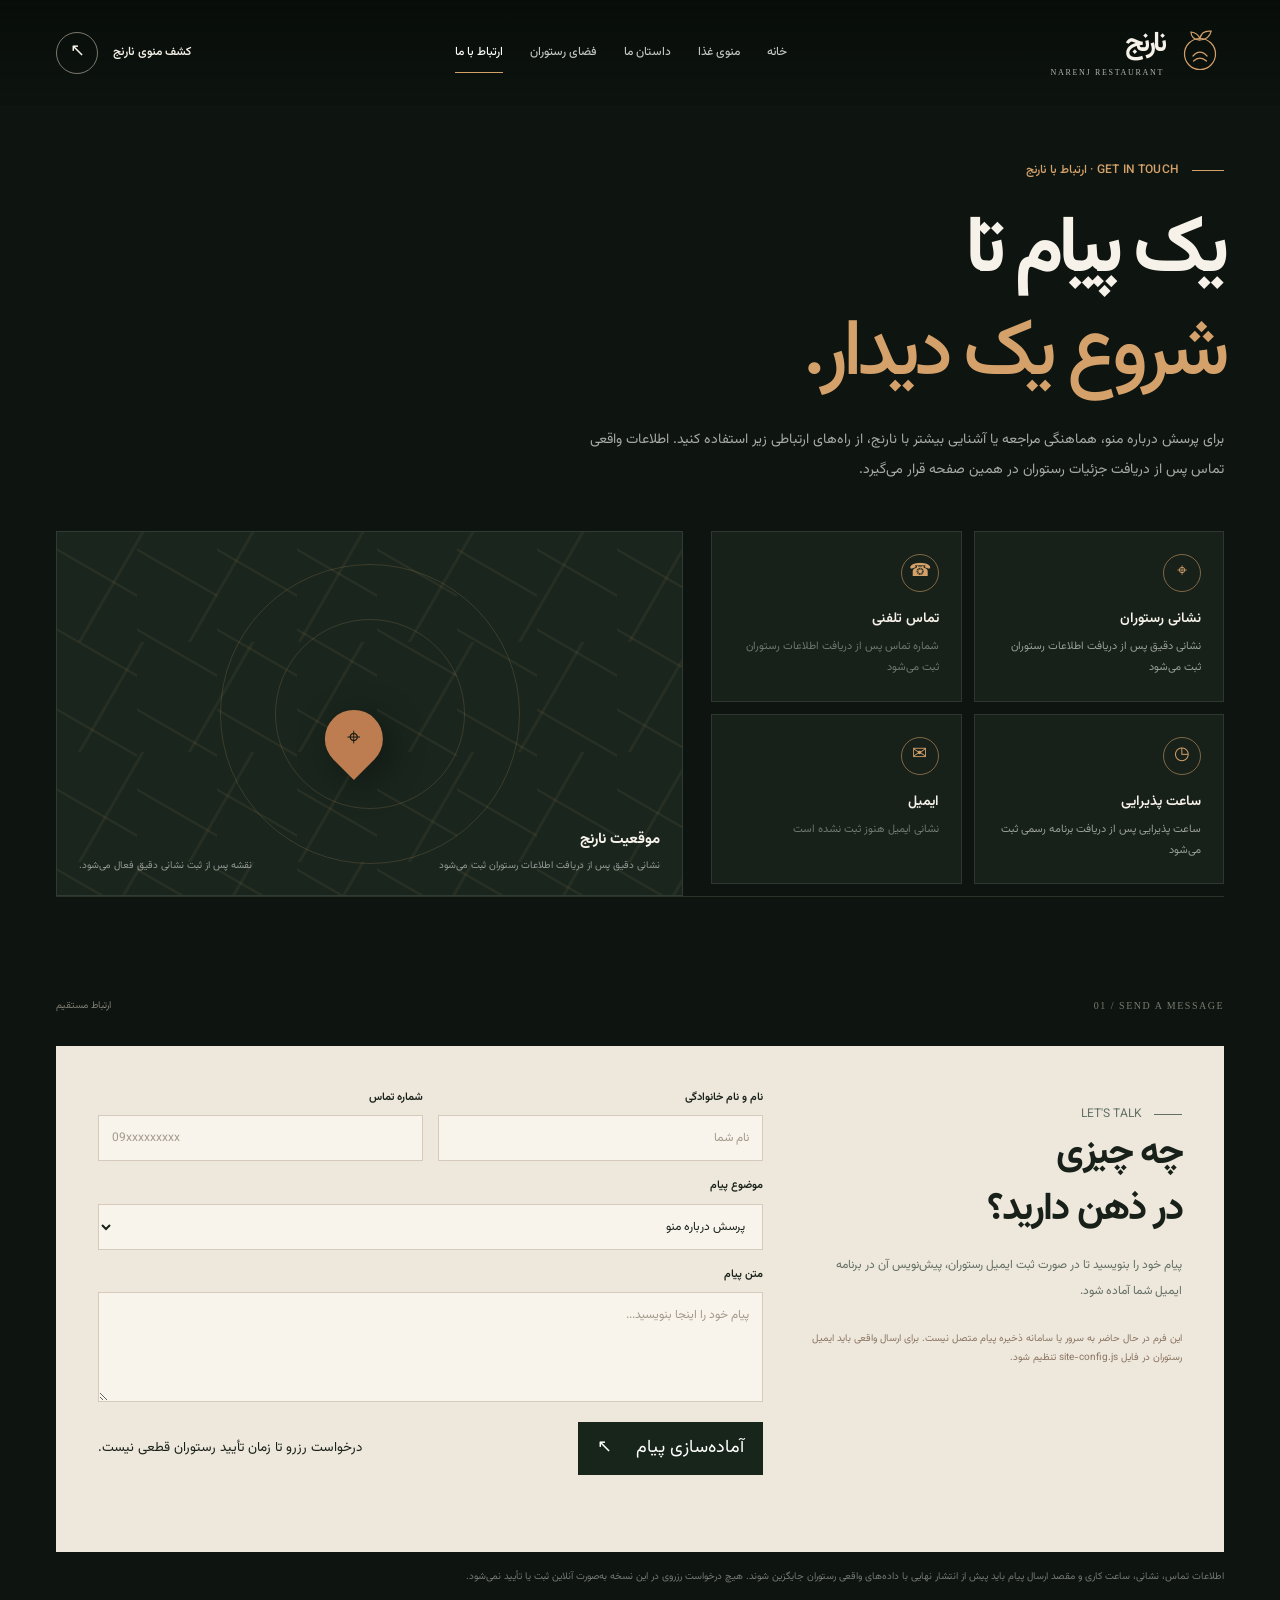
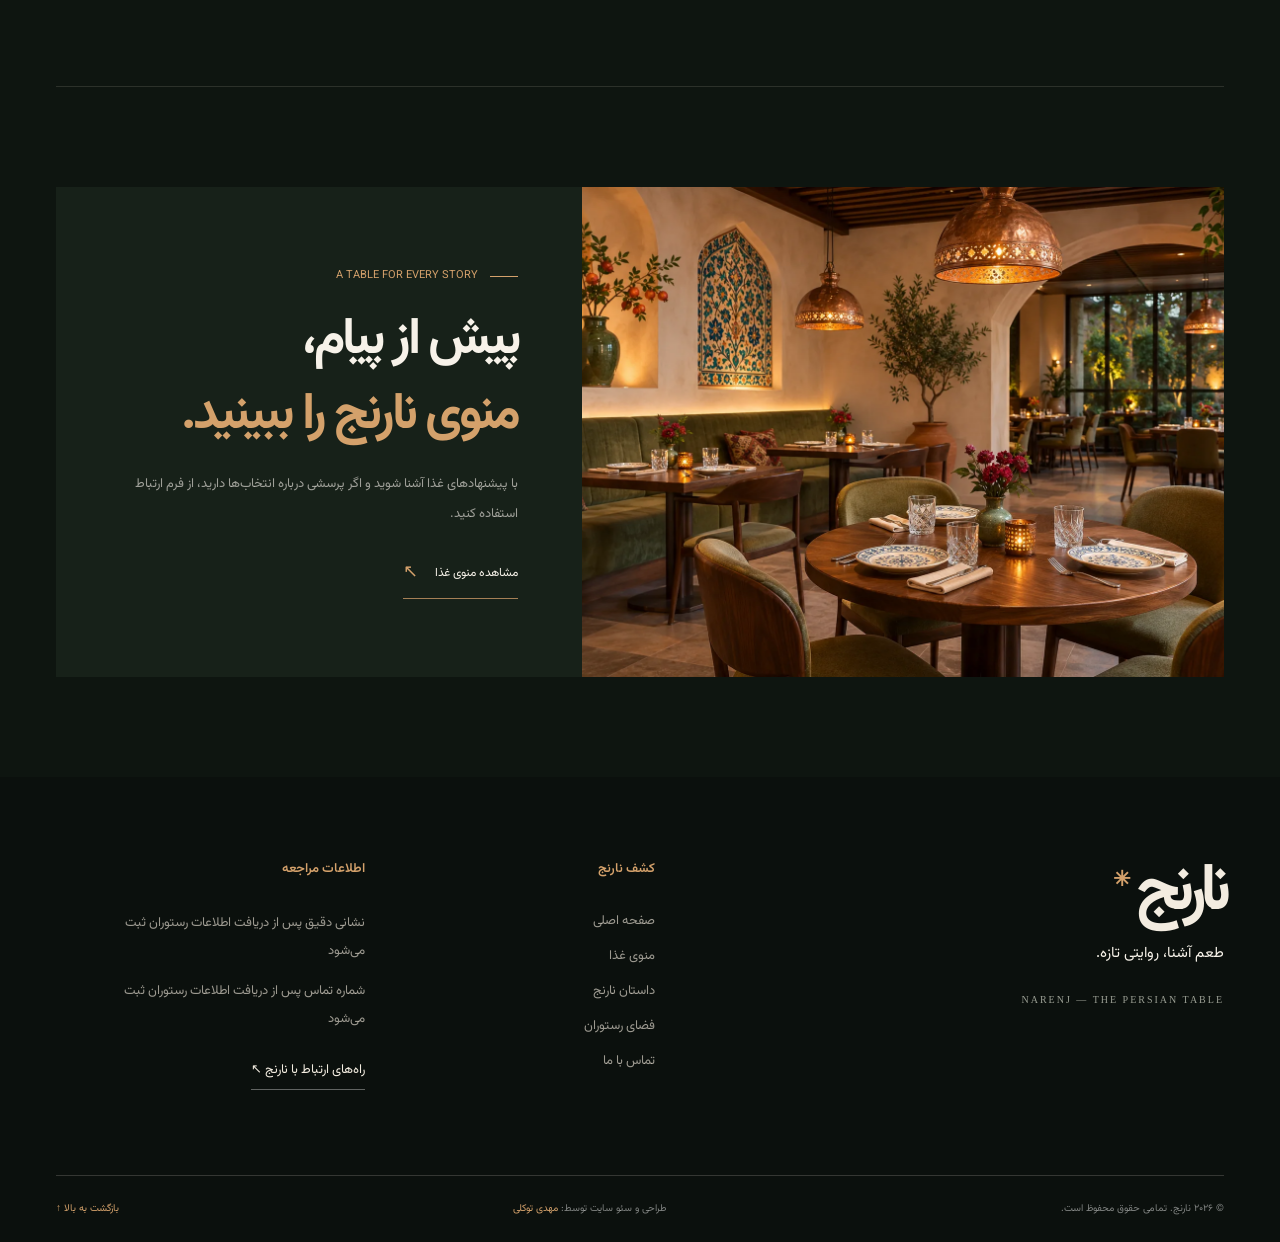
<file: contact.html>
<!doctype html>
<html lang="fa-IR" dir="rtl"><head><meta charset="utf-8"><meta name="viewport" content="width=device-width, initial-scale=1"><meta name="theme-color" content="#0b100d"><meta name="description" content="راه‌های ارتباط با رستوران نارنج، اطلاعات مراجعه و فرم آماده‌سازی پیام. نشانی و اطلاعات تماس پس از دریافت جزئیات واقعی تکمیل می‌شوند."><link rel="canonical" href="https://mahdi-1949.github.io/narenj-restaurant-site/contact.html"><meta property="og:type" content="website"><meta property="og:locale" content="fa_IR"><meta property="og:title" content="تماس با ما | رستوران نارنج"><meta property="og:description" content="راه‌های ارتباط و اطلاعات مراجعه به رستوران نارنج."><meta property="og:url" content="https://mahdi-1949.github.io/narenj-restaurant-site/contact.html"><meta property="og:image" content="https://images.unsplash.com/photo-1517248135467-4c7edcad34c4?auto=format&fit=crop&w=1200&q=85"><meta property="og:image:alt" content="تماس با ما | رستوران نارنج"><meta name="twitter:card" content="summary_large_image"><link rel="icon" href="assets/favicon.svg" type="image/svg+xml"><link rel="preconnect" href="https://images.unsplash.com" crossorigin><link rel="preload" href="assets/fonts/vazirmatn-variable.woff2" as="font" type="font/woff2" crossorigin><link rel="stylesheet" href="home.css?v=2"><link rel="stylesheet" href="inner.css?v=1"><script src="site-config.js?v=1" defer></script><script src="home.js?v=2" defer></script><script src="inner.js?v=1" defer></script><title>تماس با ما | رستوران نارنج</title></head>
<body class="inner-page">
<a class="skip-link" href="#main">رفتن به محتوای اصلی</a><div class="reading-progress" aria-hidden="true"></div>
<header class="site-header" id="site-header"><div class="header-inner"><a class="brand" href="index.html" aria-label="نارنج، صفحه اصلی"><span class="brand-icon" aria-hidden="true"><svg viewBox="0 0 48 48" fill="none"><circle cx="24" cy="25" r="15.5" stroke="currentColor" stroke-width="1.2"/><path d="M24 9c1.5-5.8 5.6-7.5 11.2-6.8-1.3 5.2-4.8 8.5-10.8 8.8M24 10c-1.4-4.3-4.5-6.6-9-7 0 4.6 2.6 7.5 8.5 8.2M17 27c4.4-5.3 9.5-5.2 14 0M17.5 32c4-3.6 8.8-3.6 13 0" stroke="currentColor" stroke-width="1.2" stroke-linecap="round"/></svg></span><span class="brand-type"><strong>نارنج</strong><small>NARENJ RESTAURANT</small></span></a><nav class="main-nav" id="primary-nav" aria-label="ناوبری اصلی"><a href="index.html">خانه</a><a href="menu.html">منوی غذا</a><a href="story.html">داستان ما</a><a href="space.html">فضای رستوران</a><a href="contact.html" aria-current="page" class="nav-current">ارتباط با ما</a><a class="mobile-nav-link" href="menu.html">کشف منو <span aria-hidden="true">↖</span></a></nav><a class="header-link" href="menu.html"><span>کشف منوی نارنج</span><span class="arrow-circle" aria-hidden="true">↖</span></a><button class="menu-toggle" type="button" aria-label="باز کردن منو" aria-controls="primary-nav" aria-expanded="false"><span></span><span></span></button></div></header>

<main id="main"><section class="shell">
<div class="contact-heading" data-reveal><p class="eyebrow"><span class="line"></span>GET IN TOUCH · ارتباط با نارنج</p><h1>یک پیام تا<br><em>شروع یک دیدار.</em></h1><p>برای پرسش درباره منو، هماهنگی مراجعه یا آشنایی بیشتر با نارنج، از راه‌های ارتباطی زیر استفاده کنید. اطلاعات واقعی تماس پس از دریافت جزئیات رستوران در همین صفحه قرار می‌گیرد.</p></div>
<div class="contact-layout">
<div class="contact-details">
<article class="contact-detail" data-reveal><span class="contact-detail-icon" aria-hidden="true">⌖</span><h2>نشانی رستوران</h2><p data-config-address>نشانی دقیق پس از دریافت اطلاعات رستوران ثبت می‌شود</p></article>
<article class="contact-detail" data-reveal><span class="contact-detail-icon" aria-hidden="true">☎</span><h2>تماس تلفنی</h2><a data-config-phone href="#" class="detail-pending">شماره تماس هنوز ثبت نشده است</a></article>
<article class="contact-detail" data-reveal><span class="contact-detail-icon" aria-hidden="true">◷</span><h2>ساعت پذیرایی</h2><p data-config-hours>ساعت پذیرایی پس از دریافت برنامه رسمی ثبت می‌شود</p></article>
<article class="contact-detail" data-reveal><span class="contact-detail-icon" aria-hidden="true">✉</span><h2>ایمیل</h2><a data-config-email href="#" class="detail-pending">ایمیل هنوز ثبت نشده است</a></article>
<div class="contact-social"><a data-config-whatsapp href="#" hidden>گفت‌وگو در واتساپ ↖</a><a data-config-instagram href="#" hidden target="_blank" rel="noopener">اینستاگرام نارنج ↖</a></div>
</div>
<div class="contact-map-panel" data-reveal aria-label="نمای گرافیکی محل رستوران؛ نقشه دقیق پس از ثبت نشانی فعال می‌شود"><div class="map-art" aria-hidden="true"></div><div class="map-pin" aria-hidden="true"><span>⌖</span></div><div class="map-caption"><div><strong>موقعیت نارنج</strong><small data-config-address>نشانی دقیق پس از دریافت اطلاعات رستوران ثبت می‌شود</small></div><a data-config-map-link href="#" hidden target="_blank" rel="noopener">مسیریابی ↖</a><small data-map-pending>نقشه پس از ثبت نشانی دقیق فعال می‌شود.</small></div></div>
</div>
</section>

<section class="inner-section shell"><div class="section-overline"><span>01 / SEND A MESSAGE</span><span>ارتباط مستقیم</span></div><div class="contact-form-wrap" style="margin-top:30px">
<div class="contact-form-intro"><p class="inner-kicker">LET'S TALK</p><h2>چه چیزی<br>در ذهن دارید؟</h2><p>پیام خود را بنویسید تا در صورت ثبت ایمیل رستوران، پیش‌نویس آن در برنامه ایمیل شما آماده شود.</p><small>این فرم در حال حاضر به سرور یا سامانه ذخیره پیام متصل نیست. برای ارسال واقعی باید ایمیل رستوران در فایل site-config.js تنظیم شود.</small></div>
<form class="contact-form" data-contact-form>
<div class="form-field"><label for="contact-name">نام و نام خانوادگی</label><input id="contact-name" name="name" type="text" autocomplete="name" placeholder="نام شما" required maxlength="80"></div>
<div class="form-field"><label for="contact-phone">شماره تماس</label><input id="contact-phone" name="phone" type="tel" autocomplete="tel" placeholder="09xxxxxxxxx" maxlength="20"></div>
<div class="form-field full"><label for="contact-topic">موضوع پیام</label><select id="contact-topic" name="topic"><option value="پرسش درباره منو">پرسش درباره منو</option><option value="درخواست رزرو میز">درخواست رزرو میز</option><option value="هماهنگی مراجعه">هماهنگی مراجعه</option><option value="سایر موارد">سایر موارد</option></select></div>
<div class="form-field full"><label for="contact-message">متن پیام</label><textarea id="contact-message" name="message" placeholder="پیام خود را اینجا بنویسید..." required maxlength="1500"></textarea></div>
<div class="form-submit"><button type="submit"><span>آماده‌سازی پیام</span><span aria-hidden="true">↖</span></button><small>درخواست رزرو تا زمان تأیید رستوران قطعی نیست.</small></div>
<p class="form-status" data-form-status role="status" aria-live="polite"></p>
</form></div>
<p class="contact-disclaimer">اطلاعات تماس، نشانی، ساعت کاری و مقصد ارسال پیام باید پیش از انتشار نهایی با داده‌های واقعی رستوران جایگزین شوند. هیچ درخواست رزروی در این نسخه به‌صورت آنلاین ثبت یا تأیید نمی‌شود.</p>
</section>

<section class="inner-section shell"><div class="split-feature"><div class="editorial-image"><img src="https://images.unsplash.com/photo-1517248135467-4c7edcad34c4?auto=format&amp;fit=crop&amp;w=1500&amp;q=85" width="1500" height="1100" loading="lazy" alt="فضای رستوران با میزهای چیده‌شده و نور گرم؛ تصویر نمایشی"></div><div class="split-feature-copy"><p class="inner-kicker">A TABLE FOR EVERY STORY</p><h2>پیش از پیام،<br><em>منوی نارنج را ببینید.</em></h2><p>با پیشنهادهای غذا آشنا شوید و اگر پرسشی درباره انتخاب‌ها دارید، از فرم ارتباط استفاده کنید.</p><a class="inner-link" href="menu.html">مشاهده منوی غذا <span>↖</span></a></div></div></section>
</main>
<footer class="site-footer"><div class="shell"><div class="footer-main"><div class="footer-brand"><a href="index.html">نارنج<span>✳</span></a><p>طعم آشنا، روایتی تازه.</p><small>NARENJ — THE PERSIAN TABLE</small></div><nav class="footer-nav" aria-label="دسترسی سریع"><h2>کشف نارنج</h2><a href="index.html">صفحه اصلی</a><a href="menu.html">منوی غذا</a><a href="story.html">داستان نارنج</a><a href="space.html">فضای رستوران</a><a href="contact.html">تماس با ما</a></nav><div class="footer-note"><h2>اطلاعات مراجعه</h2><p data-config-address>نشانی دقیق پس از دریافت اطلاعات رستوران ثبت می‌شود</p><p data-config-phone>شماره تماس پس از دریافت اطلاعات رستوران ثبت می‌شود</p><a href="contact.html">راه‌های ارتباط با نارنج <span>↖</span></a></div></div><div class="footer-bottom"><span>© <time data-year>۲۰۲۶</time> نارنج. تمامی حقوق محفوظ است.</span><span>طراحی و سئو سایت توسط: <a href="https://mahditavakoli.ir/">مهدی توکلی</a></span><a href="#main">بازگشت به بالا ↑</a></div></div></footer>
</body></html>
</file>
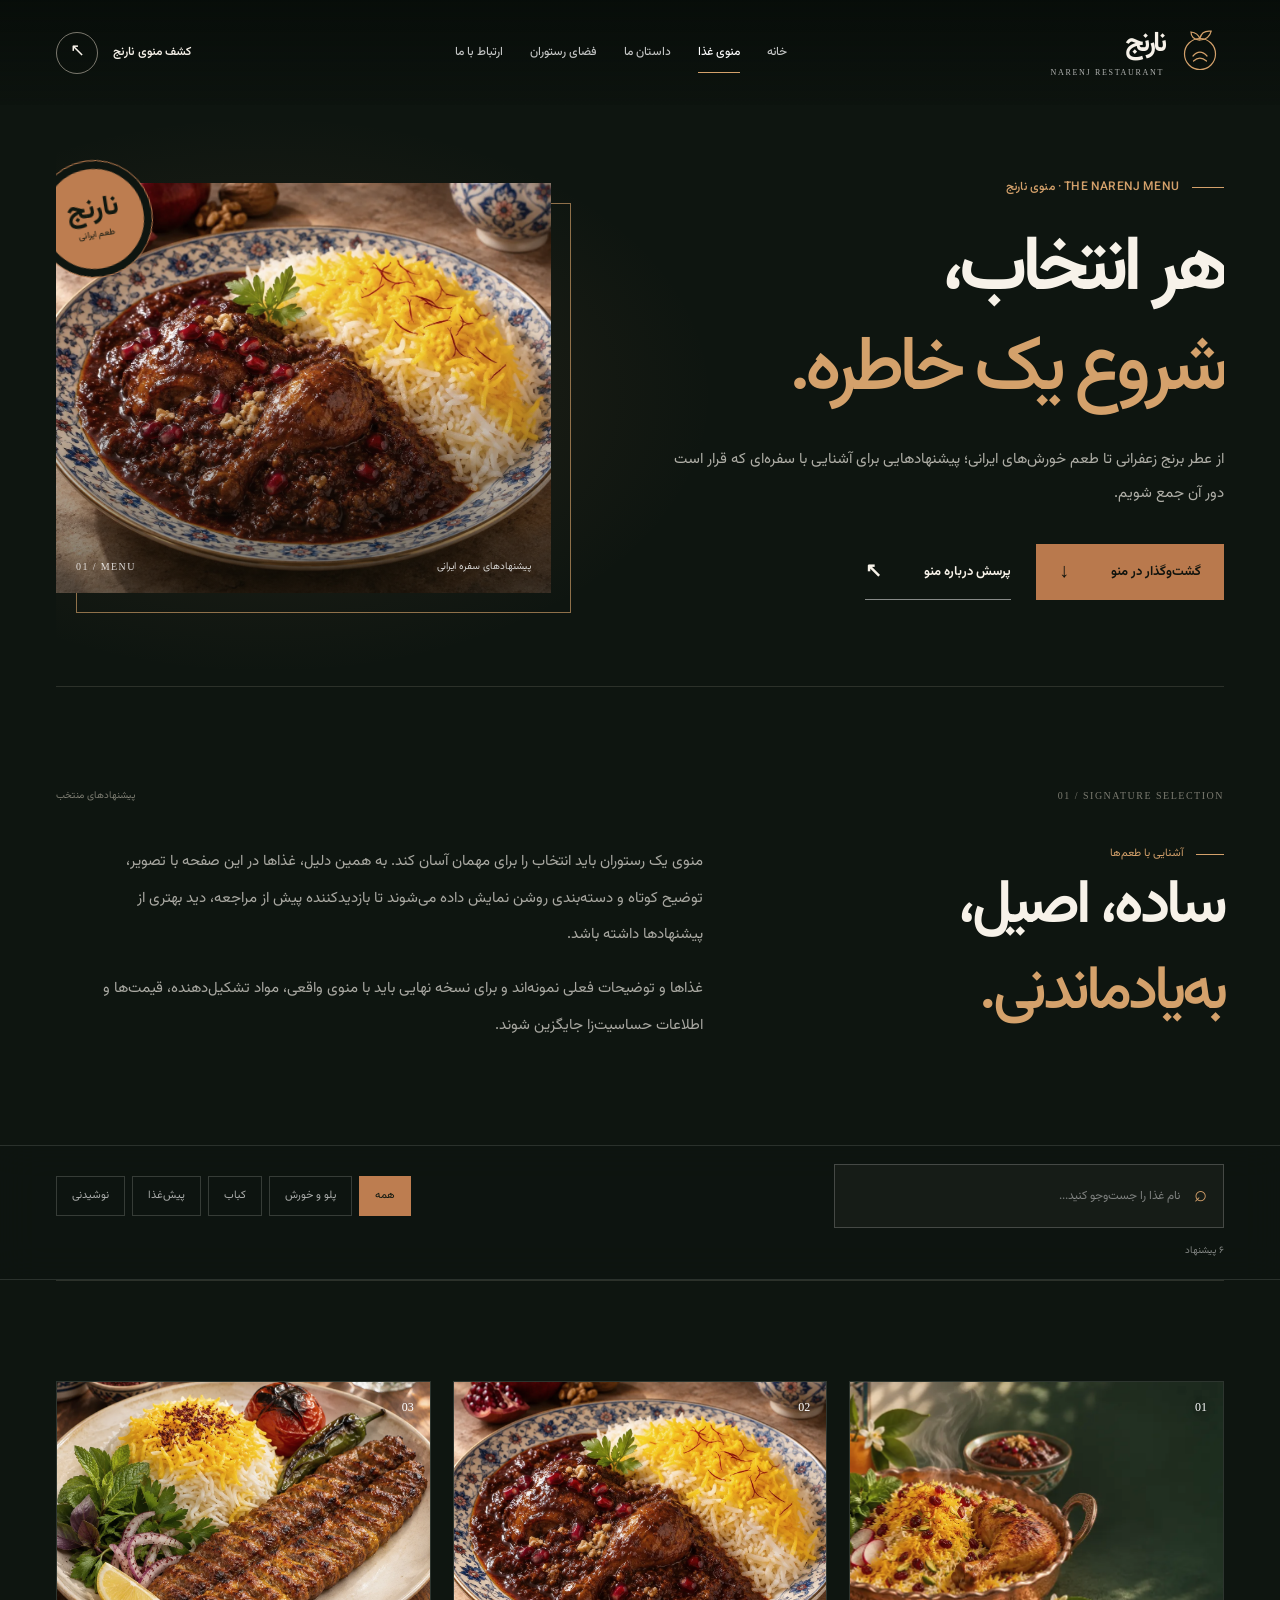
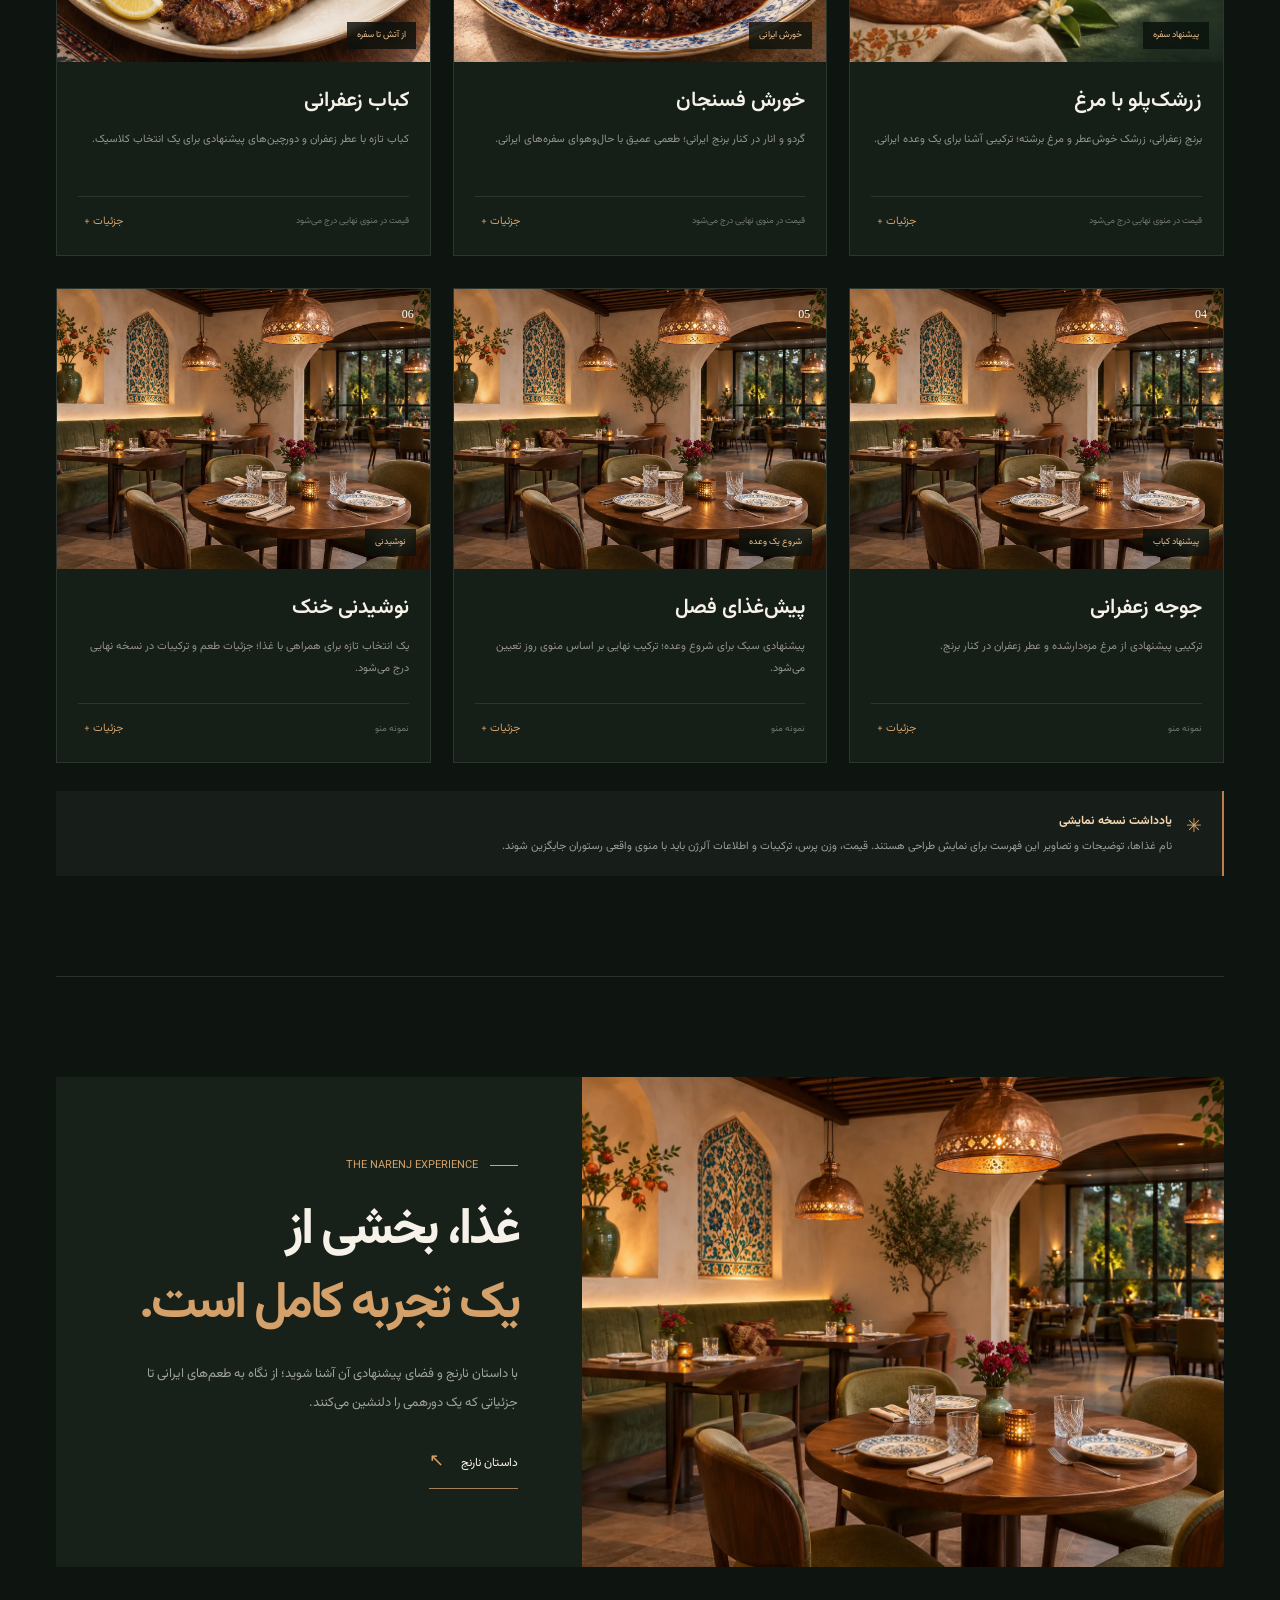
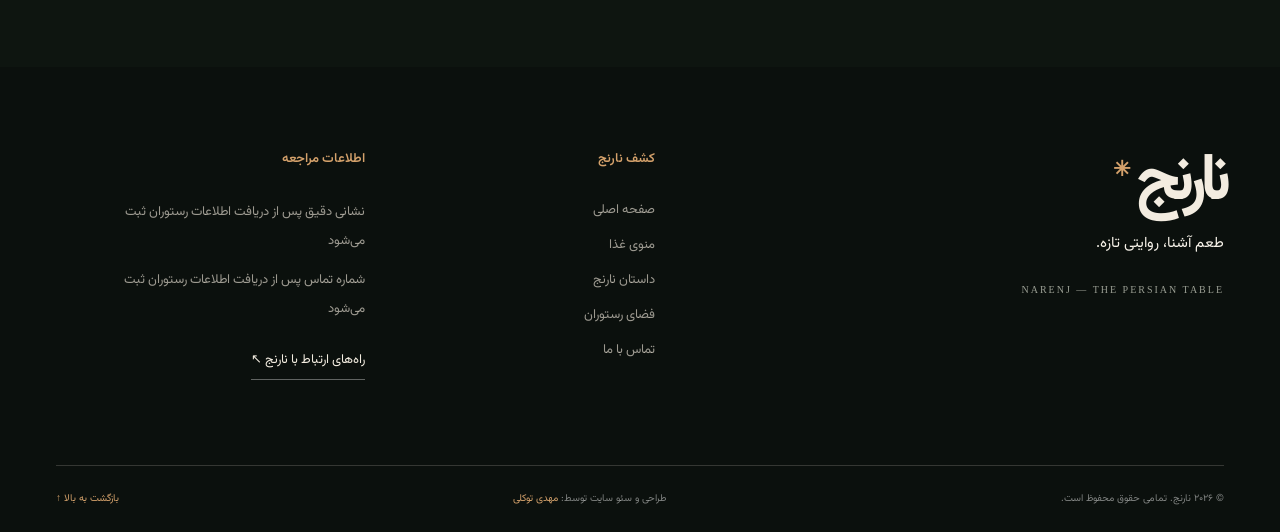
<file: menu.html>
<!doctype html>
<html lang="fa-IR" dir="rtl"><head>
<meta charset="utf-8"><meta name="viewport" content="width=device-width, initial-scale=1">
<meta name="theme-color" content="#0b100d"><meta name="description" content="منوی نمایشی نارنج با پیشنهادهای غذاهای ایرانی، جست‌وجوی سریع و دسته‌بندی تعاملی. جزئیات و قیمت‌ها باید با منوی واقعی رستوران تکمیل شوند.">
<link rel="canonical" href="https://mahdi-1949.github.io/narenj-restaurant-site/menu.html">
<meta property="og:type" content="website"><meta property="og:locale" content="fa_IR"><meta property="og:title" content="منوی غذا | رستوران نارنج"><meta property="og:description" content="منوی نمایشی نارنج با پیشنهادهای غذاهای ایرانی، جست‌وجوی سریع و دسته‌بندی تعاملی. جزئیات و قیمت‌ها باید با منوی واقعی رستوران تکمیل شوند."><meta property="og:url" content="https://mahdi-1949.github.io/narenj-restaurant-site/menu.html"><meta property="og:image" content="https://mahdi-1949.github.io/narenj-restaurant-site/assets/menu-fesenjan.webp"><meta property="og:image:alt" content="منوی غذا | رستوران نارنج"><meta name="twitter:card" content="summary_large_image">
<link rel="icon" href="assets/favicon.svg" type="image/svg+xml">
<link rel="preconnect" href="https://images.unsplash.com" crossorigin><link rel="preconnect" href="https://images.pexels.com" crossorigin>
<link rel="preload" href="assets/fonts/vazirmatn-variable.woff2" as="font" type="font/woff2" crossorigin>
<link rel="stylesheet" href="home.css?v=2"><link rel="stylesheet" href="inner.css?v=1">
<script src="site-config.js?v=1" defer></script><script src="home.js?v=2" defer></script><script src="inner.js?v=1" defer></script>
<title>منوی غذا | رستوران نارنج</title></head><body class="inner-page">
<a class="skip-link" href="#main">رفتن به محتوای اصلی</a><div class="reading-progress" aria-hidden="true"></div>
<header class="site-header" id="site-header"><div class="header-inner">
<a class="brand" href="index.html" aria-label="نارنج، صفحه اصلی"><span class="brand-icon" aria-hidden="true"><svg viewBox="0 0 48 48" fill="none"><circle cx="24" cy="25" r="15.5" stroke="currentColor" stroke-width="1.2"/><path d="M24 9c1.5-5.8 5.6-7.5 11.2-6.8-1.3 5.2-4.8 8.5-10.8 8.8M24 10c-1.4-4.3-4.5-6.6-9-7 0 4.6 2.6 7.5 8.5 8.2M17 27c4.4-5.3 9.5-5.2 14 0M17.5 32c4-3.6 8.8-3.6 13 0" stroke="currentColor" stroke-width="1.2" stroke-linecap="round"/></svg></span><span class="brand-type"><strong>نارنج</strong><small>NARENJ RESTAURANT</small></span></a>
<nav class="main-nav" id="primary-nav" aria-label="ناوبری اصلی"><a href="index.html" >خانه</a><a href="menu.html" aria-current="page" class="nav-current">منوی غذا</a><a href="story.html" >داستان ما</a><a href="space.html" >فضای رستوران</a><a href="contact.html" >ارتباط با ما</a><a class="mobile-nav-link" href="menu.html">کشف منو <span aria-hidden="true">↖</span></a></nav>
<a class="header-link" href="menu.html"><span>کشف منوی نارنج</span><span class="arrow-circle" aria-hidden="true">↖</span></a><button class="menu-toggle" type="button" aria-label="باز کردن منو" aria-controls="primary-nav" aria-expanded="false"><span></span><span></span></button>
</div></header><main id="main">
<section class="inner-hero shell" aria-labelledby="page-title"><div class="inner-hero-copy" data-reveal><p class="eyebrow"><span class="line"></span>THE NARENJ MENU · منوی نارنج</p><h1 id="page-title">هر انتخاب،<br><em>شروع یک خاطره.</em></h1><p class="inner-hero-lead">از عطر برنج زعفرانی تا طعم خورش‌های ایرانی؛ پیشنهادهایی برای آشنایی با سفره‌ای که قرار است دور آن جمع شویم.</p><div class="inner-hero-actions"><a class="action action-fill" href="#menu-catalog"><span>گشت‌وگذار در منو</span><span aria-hidden="true">↓</span></a><a class="action action-ghost" href="contact.html"><span>پرسش درباره منو</span><span aria-hidden="true">↖</span></a></div></div>
<div class="inner-hero-media" data-reveal><img src="assets/menu-fesenjan.webp" width="1200" height="1200" fetchpriority="high" alt="خورش فسنجان با انار و برنج؛ تصویر نمونه برای طراحی منو"><span class="inner-stamp"><strong>نارنج</strong><small>طعم ایرانی</small></span><div class="image-caption"><span>پیشنهادهای سفره ایرانی</span><span>01 / MENU</span></div></div></section>

<section class="inner-section shell" aria-labelledby="menu-intro-title"><div class="section-overline"><span>01 / SIGNATURE SELECTION</span><span>پیشنهادهای منتخب</span></div><div class="inner-intro-grid" style="margin-top:38px"><div><p class="inner-kicker">آشنایی با طعم‌ها</p><h2 class="inner-section-title" id="menu-intro-title">ساده، اصیل،<br><em>به‌یادماندنی.</em></h2></div><div class="inner-intro-copy"><p>منوی یک رستوران باید انتخاب را برای مهمان آسان کند. به همین دلیل، غذاها در این صفحه با تصویر، توضیح کوتاه و دسته‌بندی روشن نمایش داده می‌شوند تا بازدیدکننده پیش از مراجعه، دید بهتری از پیشنهادها داشته باشد.</p><p>غذاها و توضیحات فعلی نمونه‌اند و برای نسخه نهایی باید با منوی واقعی، مواد تشکیل‌دهنده، قیمت‌ها و اطلاعات حساسیت‌زا جایگزین شوند.</p></div></div></section>

<section class="menu-toolbar" id="menu-catalog"><div class="shell"><div class="menu-toolbar-inner"><label class="menu-search"><span aria-hidden="true">⌕</span><input type="search" data-menu-search placeholder="نام غذا را جست‌وجو کنید..." aria-label="جست‌وجو در منوی غذا"></label><nav class="menu-filters" aria-label="فیلتر دسته‌بندی"><button class="menu-filter" type="button" data-menu-filter="all" aria-pressed="true">همه</button><button class="menu-filter" type="button" data-menu-filter="rice" aria-pressed="false">پلو و خورش</button><button class="menu-filter" type="button" data-menu-filter="grill" aria-pressed="false">کباب</button><button class="menu-filter" type="button" data-menu-filter="starter" aria-pressed="false">پیش‌غذا</button><button class="menu-filter" type="button" data-menu-filter="drink" aria-pressed="false">نوشیدنی</button></nav></div><p class="menu-results" data-menu-count aria-live="polite">۶ پیشنهاد</p></div></section>

<section class="inner-section shell" aria-label="فهرست غذاها"><div class="menu-grid-premium" data-menu-browser>
<article class="menu-item" data-menu-item data-category="rice" data-reveal><div class="menu-item-image"><img src="assets/narenj-hero.webp" width="1400" height="788" loading="lazy" alt="زرشک‌پلو با مرغ؛ تصویر نمونه غذا"><span class="menu-item-number">01</span><span class="menu-item-tag">پیشنهاد سفره</span></div><div class="menu-item-copy"><h3>زرشک‌پلو با مرغ</h3><p>برنج زعفرانی، زرشک خوش‌عطر و مرغ برشته؛ ترکیبی آشنا برای یک وعده ایرانی.</p><div class="menu-item-actions"><small>قیمت در منوی نهایی درج می‌شود</small><button class="menu-detail-button" type="button" data-menu-detail data-name="زرشک‌پلو با مرغ" data-description="برنج زعفرانی در کنار زرشک و مرغ برشته. اطلاعات مواد اولیه، دورچین و قیمت باید با دستور و منوی واقعی رستوران تکمیل شود.">جزئیات +</button></div></div></article>
<article class="menu-item" data-menu-item data-category="rice" data-reveal><div class="menu-item-image"><img src="assets/menu-fesenjan.webp" width="1200" height="1200" loading="lazy" alt="خورش فسنجان؛ تصویر نمونه غذا"><span class="menu-item-number">02</span><span class="menu-item-tag">خورش ایرانی</span></div><div class="menu-item-copy"><h3>خورش فسنجان</h3><p>گردو و انار در کنار برنج ایرانی؛ طعمی عمیق با حال‌وهوای سفره‌های ایرانی.</p><div class="menu-item-actions"><small>قیمت در منوی نهایی درج می‌شود</small><button class="menu-detail-button" type="button" data-menu-detail data-name="خورش فسنجان" data-description="خورشی بر پایه گردو و انار که در کنار برنج ایرانی سرو می‌شود. نوع گوشت، میزان ترشی و مواد حساسیت‌زا باید از دستور واقعی رستوران ثبت شوند.">جزئیات +</button></div></div></article>
<article class="menu-item" data-menu-item data-category="grill" data-reveal><div class="menu-item-image"><img src="assets/menu-kebab.webp" width="1200" height="1200" loading="lazy" alt="کباب زعفرانی؛ تصویر نمونه غذا"><span class="menu-item-number">03</span><span class="menu-item-tag">از آتش تا سفره</span></div><div class="menu-item-copy"><h3>کباب زعفرانی</h3><p>کباب تازه با عطر زعفران و دورچین‌های پیشنهادی برای یک انتخاب کلاسیک.</p><div class="menu-item-actions"><small>قیمت در منوی نهایی درج می‌شود</small><button class="menu-detail-button" type="button" data-menu-detail data-name="کباب زعفرانی" data-description="کباب زعفرانی با دورچین پیشنهادی. نوع کباب، وزن پرس و مخلفات باید بر اساس منوی واقعی رستوران مشخص شوند.">جزئیات +</button></div></div></article>
<article class="menu-item" data-menu-item data-category="grill" data-reveal><div class="menu-item-image"><img src="https://images.pexels.com/photos/14731641/pexels-photo-14731641.jpeg?auto=compress&amp;cs=tinysrgb&amp;w=1100" width="1100" height="800" loading="lazy" alt="سفره کباب ایرانی با برنج و مخلفات؛ تصویر نمایشی"><span class="menu-item-number">04</span><span class="menu-item-tag">پیشنهاد کباب</span></div><div class="menu-item-copy"><h3>جوجه زعفرانی</h3><p>ترکیبی پیشنهادی از مرغ مزه‌دارشده و عطر زعفران در کنار برنج.</p><div class="menu-item-actions"><small>نمونه منو</small><button class="menu-detail-button" type="button" data-menu-detail data-name="جوجه زعفرانی" data-description="یک گزینه پیشنهادی برای نمایش منو. وزن پرس، مواد مزه‌دارکننده و قیمت باید از رستوران دریافت شود.">جزئیات +</button></div></div></article>
<article class="menu-item" data-menu-item data-category="starter" data-reveal><div class="menu-item-image"><img src="https://images.unsplash.com/photo-1547592180-85f173990554?auto=format&amp;fit=crop&amp;w=1100&amp;q=85" width="1100" height="800" loading="lazy" alt="پیش‌غذای سبزیجات و سالاد؛ تصویر نمایشی"><span class="menu-item-number">05</span><span class="menu-item-tag">شروع یک وعده</span></div><div class="menu-item-copy"><h3>پیش‌غذای فصل</h3><p>پیشنهادی سبک برای شروع وعده؛ ترکیب نهایی بر اساس منوی روز تعیین می‌شود.</p><div class="menu-item-actions"><small>نمونه منو</small><button class="menu-detail-button" type="button" data-menu-detail data-name="پیش‌غذای فصل" data-description="این عنوان نمونه‌ای برای نمایش دسته پیش‌غذاست. ترکیب، مواد اولیه و آلرژن‌ها باید پس از دریافت منوی واقعی ثبت شوند.">جزئیات +</button></div></div></article>
<article class="menu-item" data-menu-item data-category="drink" data-reveal><div class="menu-item-image"><img src="https://images.unsplash.com/photo-1513558161293-cdaf765edfd47?auto=format&amp;fit=crop&amp;w=1100&amp;q=85" width="1100" height="800" loading="lazy" alt="نوشیدنی خنک میوه‌ای؛ تصویر نمایشی"><span class="menu-item-number">06</span><span class="menu-item-tag">نوشیدنی</span></div><div class="menu-item-copy"><h3>نوشیدنی خنک</h3><p>یک انتخاب تازه برای همراهی با غذا؛ جزئیات طعم و ترکیبات در نسخه نهایی درج می‌شود.</p><div class="menu-item-actions"><small>نمونه منو</small><button class="menu-detail-button" type="button" data-menu-detail data-name="نوشیدنی خنک" data-description="یک نمونه برای نمایش دسته نوشیدنی. نوع نوشیدنی، حجم و ترکیبات باید از منوی واقعی رستوران دریافت شوند.">جزئیات +</button></div></div></article>
</div><p class="menu-empty" data-menu-empty hidden role="status">غذایی با این عبارت پیدا نشد. عبارت دیگری را امتحان کنید.</p><div class="menu-note"><span aria-hidden="true">✳</span><p><strong>یادداشت نسخه نمایشی</strong>نام غذاها، توضیحات و تصاویر این فهرست برای نمایش طراحی هستند. قیمت، وزن پرس، ترکیبات و اطلاعات آلرژن باید با منوی واقعی رستوران جایگزین شوند.</p></div></section>

<section class="inner-section shell"><div class="split-feature"><div class="editorial-image"><img src="https://images.unsplash.com/photo-1514933651103-005eec06c04b?auto=format&amp;fit=crop&amp;w=1500&amp;q=85" width="1500" height="1100" loading="lazy" alt="فضای گرم رستوران با میزهای چیده‌شده؛ تصویر نمایشی"></div><div class="split-feature-copy"><p class="inner-kicker">THE NARENJ EXPERIENCE</p><h2>غذا، بخشی از<br><em>یک تجربه کامل است.</em></h2><p>با داستان نارنج و فضای پیشنهادی آن آشنا شوید؛ از نگاه به طعم‌های ایرانی تا جزئیاتی که یک دورهمی را دلنشین می‌کنند.</p><a class="inner-link" href="story.html">داستان نارنج <span>↖</span></a></div></div></section>
</main>
<dialog class="lightbox" id="dish-dialog" aria-labelledby="dish-dialog-title"><button class="lightbox-close" type="button" data-dialog-close aria-label="بستن پنجره">×</button><div style="padding:34px"><p class="inner-kicker">DISH NOTES · جزئیات پیشنهاد</p><h2 id="dish-dialog-title" data-dialog-title style="margin-top:15px;font-size:32px">جزئیات غذا</h2><p data-dialog-description style="margin-top:15px;color:rgba(255,255,255,.68);font-size:14px;line-height:2.2"></p><p style="margin-top:18px;color:#d4a16b;font-size:10px">اطلاعات این بخش تا زمان دریافت منوی واقعی، نمونه است.</p></div></dialog>
<footer class="site-footer"><div class="shell"><div class="footer-main">
<div class="footer-brand"><a href="index.html" aria-label="بازگشت به خانه">نارنج<span>✳</span></a><p>طعم آشنا، روایتی تازه.</p><small>NARENJ — THE PERSIAN TABLE</small></div>
<nav class="footer-nav" aria-label="دسترسی سریع"><h2>کشف نارنج</h2><a href="index.html">صفحه اصلی</a><a href="menu.html">منوی غذا</a><a href="story.html">داستان نارنج</a><a href="space.html">فضای رستوران</a><a href="contact.html">تماس با ما</a></nav>
<div class="footer-note"><h2>اطلاعات مراجعه</h2><p data-config-address>نشانی دقیق پس از دریافت اطلاعات رستوران ثبت می‌شود</p><p data-config-phone>شماره تماس پس از دریافت اطلاعات رستوران ثبت می‌شود</p><a href="contact.html">راه‌های ارتباط با نارنج <span>↖</span></a></div>
</div><div class="footer-bottom"><span>© <time data-year>۲۰۲۶</time> نارنج. تمامی حقوق محفوظ است.</span><span>طراحی و سئو سایت توسط: <a href="https://mahditavakoli.ir/">مهدی توکلی</a></span><a href="#main">بازگشت به بالا ↑</a></div></div></footer></body></html>
</file>
<file: home.css>
@font-face{font-family:Vazirmatn;src:url("assets/fonts/vazirmatn-variable.woff2") format("woff2");font-style:normal;font-weight:100 900;font-display:swap}
:root{--ink:#0b100d;--forest:#111913;--forest-2:#18231a;--paper:#eee7dc;--muted:#a7aaa1;--line:rgba(242,234,218,.18);--gold:#d4a16b;--copper:#b9794d;--white:#f7f2e9;--font:Vazirmatn,Tahoma,Arial,sans-serif}
*,*::before,*::after{box-sizing:border-box}
html{scroll-behavior:smooth;scroll-padding-top:90px}
body{margin:0;background:var(--ink);color:var(--white);font-family:var(--font);font-weight:400;line-height:1.85;overflow-x:hidden;-webkit-font-smoothing:antialiased}
body.nav-open{overflow:hidden}
a{color:inherit;text-decoration:none}
button{font:inherit}
img,svg{display:block}
img{max-width:100%}
figure,p,h1,h2,h3{margin:0}
::selection{background:#bf875d;color:#0b100d}
:focus-visible{outline:2px solid #f4c58e;outline-offset:5px}
.shell{width:min(calc(100% - 112px),1440px);margin-inline:auto}
.skip-link{position:fixed;z-index:1000;top:-90px;right:24px;padding:12px 18px;background:var(--white);color:var(--ink);border-radius:4px}
.skip-link:focus{top:12px}
.reading-progress{position:fixed;top:0;right:0;height:2px;width:0;background:var(--gold);z-index:300;pointer-events:none}
.site-header{position:fixed;z-index:100;top:0;right:0;left:0;color:var(--white);transition:background .4s ease,box-shadow .4s ease}
.site-header::before{content:"";position:absolute;inset:0;background:linear-gradient(180deg,rgba(5,10,7,.65),transparent);pointer-events:none;transition:opacity .4s ease}
.site-header.is-scrolled{background:rgba(10,17,12,.92);box-shadow:0 1px 0 rgba(255,255,255,.1);backdrop-filter:blur(22px);-webkit-backdrop-filter:blur(22px)}
.site-header.is-scrolled::before{opacity:0}
.header-inner{position:relative;display:flex;align-items:center;justify-content:space-between;gap:40px;width:min(calc(100% - 112px),1440px);height:105px;margin-inline:auto}
.brand{display:inline-flex;align-items:center;gap:12px;flex-shrink:0}
.brand-icon{width:48px;height:48px;color:var(--gold)}
.brand-icon svg{width:100%;height:100%}
.brand-type{display:flex;flex-direction:column;line-height:1.15}
.brand-type strong{font-size:28px;font-weight:650;letter-spacing:-.09em}
.brand-type small{font-family:Georgia,serif;font-size:8px;letter-spacing:.21em;direction:ltr;text-align:right;color:rgba(255,255,255,.68);margin-top:7px}
.main-nav{display:flex;align-items:center;justify-content:center;gap:clamp(16px,2.1vw,36px)}
.main-nav>a{position:relative;white-space:nowrap;color:rgba(255,255,255,.76);font-size:12px;font-weight:450;transition:color .25s}
.main-nav>a:hover,.main-nav>a.nav-current{color:var(--white)}
.main-nav>a:not(.mobile-nav-link)::after{content:"";position:absolute;right:0;bottom:-9px;width:0;height:1px;background:var(--gold);transition:width .3s}
.main-nav>a:hover::after,.main-nav>a.nav-current::after{width:100%}
.main-nav .mobile-nav-link{display:none}
.header-link{display:flex;align-items:center;gap:15px;white-space:nowrap;font-size:12px;font-weight:550;flex-shrink:0}
.arrow-circle{display:grid;place-items:center;width:42px;height:42px;border:1px solid rgba(244,233,215,.48);border-radius:50%;font-size:18px;transition:background .25s,color .25s,transform .25s}
.header-link:hover .arrow-circle{background:var(--gold);color:var(--ink);transform:rotate(-45deg)}
.menu-toggle{display:none}
.hero{position:relative;display:flex;align-items:center;isolation:isolate;min-height:810px;min-height:max(810px,100svh);padding:155px 0 132px;overflow:hidden;background:#1a1b15}
.hero-visual,.hero-veil{position:absolute;inset:0;z-index:-2;overflow:hidden}
.hero-visual img{width:100%;height:100%;object-fit:cover;object-position:center 53%;transform:scale(1.1) translate3d(0,var(--parallax-y,0px),0);will-change:transform}
.hero-veil{z-index:-1;background:linear-gradient(270deg,rgba(6,11,8,.94) 0%,rgba(6,11,8,.84) 29%,rgba(6,11,8,.52) 59%,rgba(6,11,8,.38) 100%),linear-gradient(0deg,rgba(5,9,7,.94),transparent 26%,transparent 74%,rgba(5,9,7,.4))}
.hero::after{content:"";position:absolute;inset:0;pointer-events:none;z-index:0;opacity:.16;background-image:url("data:image/svg+xml,%3Csvg viewBox='0 0 180 180' xmlns='http://www.w3.org/2000/svg'%3E%3Cfilter id='n'%3E%3CfeTurbulence type='fractalNoise' baseFrequency='.8' numOctaves='3' stitchTiles='stitch'/%3E%3C/filter%3E%3Crect width='100%25' height='100%25' filter='url(%23n)' opacity='.22'/%3E%3C/svg%3E")}
.hero-inner{position:relative;z-index:2;display:flex;align-items:center;justify-content:space-between;gap:40px}
.hero-copy{max-width:900px;animation:hero-enter 1.1s cubic-bezier(.16,1,.3,1) both}
.eyebrow{display:flex;align-items:center;gap:13px;color:var(--gold);font-size:12px;font-weight:500;letter-spacing:.015em}
.eyebrow .line{display:block;width:32px;height:1px;background:currentColor}
.eyebrow.light{color:#edbc84}
.eyebrow-dot{font-size:16px;margin-right:4px}
.hero h1{margin-top:30px;font-size:clamp(68px,7.25vw,128px);line-height:1.23;font-weight:700;letter-spacing:-.085em;text-wrap:balance}
.hero h1 span{display:block}
.hero h1 em,.philosophy h2 em,.signature h2 em,.cinematic h2 em,.moments h2 em,.closing h2 em{color:var(--gold);font-style:normal;font-weight:500}
.hero-desc{max-width:515px;margin-top:26px;font-size:clamp(14px,1.25vw,17px);line-height:2.2;color:rgba(249,245,237,.79)}
.hero-actions{display:flex;align-items:center;flex-wrap:wrap;gap:26px;margin-top:34px}
.action{display:inline-flex;align-items:center;justify-content:space-between;gap:42px;min-height:56px;padding:13px 23px;font-size:13px;font-weight:650;transition:background .3s,color .3s,transform .3s,border-color .3s}
.action>span:last-child{font-size:20px;line-height:1;transition:transform .3s}
.action:hover>span:last-child{transform:translate(-4px,-4px)}
.action-fill{background:var(--copper);color:#11140e}
.action-fill:hover{background:#d5a16c;transform:translateY(-2px)}
.action-ghost{padding-inline:0;border-bottom:1px solid rgba(255,255,255,.5);color:var(--white)}
.action-ghost:hover{border-color:var(--gold);color:var(--gold)}
.hero-side{display:flex;flex-direction:column;align-items:center;gap:24px;color:rgba(255,255,255,.68);font-family:Georgia,serif;font-size:10px;letter-spacing:.22em;writing-mode:vertical-rl;direction:ltr}
.hero-side-line{height:72px;width:1px;background:rgba(255,255,255,.35)}
.hero-base{position:absolute;z-index:2;bottom:42px;right:0;left:0;display:flex;align-items:center;justify-content:space-between;color:rgba(255,255,255,.64);font-size:11px}
.scroll-hint{display:flex;align-items:center;gap:15px}
.scroll-track{position:relative;display:block;width:21px;height:34px;border:1px solid rgba(255,255,255,.58);border-radius:18px}
.scroll-track i{position:absolute;top:7px;left:9px;width:2px;height:7px;border-radius:3px;background:var(--gold);animation:scroll-dot 1.7s ease-in-out infinite}
.small-star{color:var(--gold);padding-inline:8px}
.hero-watermark{position:absolute;bottom:-170px;left:0;z-index:1;color:rgba(255,255,255,.035);font-size:clamp(200px,28vw,520px);font-weight:900;line-height:1;pointer-events:none;letter-spacing:-.15em}
.section-padding{padding-block:130px 150px}
.section-meta{display:flex;justify-content:space-between;gap:20px;align-items:center;border-top:1px solid var(--line);padding-top:21px;color:rgba(236,230,218,.55);font-size:11px}
.section-meta span:first-child{font-family:Georgia,serif;direction:ltr;letter-spacing:.12em}
.philosophy{background:#0e1510;overflow:hidden}
.philosophy-layout{display:grid;grid-template-columns:.96fr 1.04fr;align-items:center;gap:clamp(70px,8vw,155px);padding-top:78px}
.philosophy-copy{padding-bottom:80px}
.philosophy h2,.signature h2,.moments h2,.closing h2{margin-top:25px;font-size:clamp(48px,5.1vw,89px);font-weight:650;letter-spacing:-.075em;line-height:1.36}
.philosophy h2 em{color:#d5a16d}
.intro-statement{margin-top:30px;font-size:20px;font-weight:550;color:var(--white)}
.body-copy{max-width:530px;margin-top:18px;color:rgba(242,238,229,.62);font-size:14px;line-height:2.4}
.editorial-link{display:inline-flex;align-items:center;gap:18px;margin-top:35px;color:var(--white);font-size:13px;font-weight:550}
.editorial-link .link-line{width:55px;height:1px;background:var(--gold);transition:width .3s}
.editorial-link>span:last-child{font-size:19px;color:var(--gold);transition:transform .3s}
.editorial-link:hover .link-line{width:80px}
.editorial-link:hover>span:last-child{transform:translate(-5px,-5px)}
.philosophy-images{position:relative;height:670px;min-width:0}
.photo-frame{overflow:hidden}
.photo-frame img{width:100%;height:100%;object-fit:cover;transition:transform .9s cubic-bezier(.2,.8,.2,1),filter .7s}
.photo-frame:hover img{transform:scale(1.055)}
.philosophy-photo{position:absolute;top:0;left:0;width:75%;height:590px}
.philosophy-photo img{filter:saturate(.78)}
.philosophy-photo figcaption{position:absolute;bottom:14px;left:15px;color:rgba(255,255,255,.8);font-family:Georgia,serif;font-size:10px;letter-spacing:.13em;direction:ltr}
.philosophy-small{position:absolute;right:0;bottom:0;width:49%;height:310px;border:12px solid #0e1510}
.philosophy-small img{filter:saturate(.83)}
.round-stamp{position:absolute;right:6%;top:9%;display:flex;flex-direction:column;align-items:center;justify-content:center;width:150px;height:150px;border:1px solid rgba(218,167,113,.75);border-radius:50%;background:rgba(13,19,15,.87);box-shadow:0 0 0 8px rgba(13,19,15,.3);transform:rotate(12deg);text-align:center;color:var(--gold)}
.round-stamp>span{font-size:31px;font-weight:650;line-height:1.2}
.round-stamp small{font-size:9px;line-height:1.8;color:var(--paper)}
.round-stamp b{font-size:15px;margin-top:3px}
.type-marquee{height:116px;display:flex;align-items:center;overflow:hidden;background:#b77b50;color:#182018;border-top:1px solid rgba(0,0,0,.2);border-bottom:1px solid rgba(0,0,0,.2)}
.marquee-track{display:flex;flex:0 0 auto;min-width:max-content;animation:marquee 38s linear infinite;direction:ltr}
.marquee-track span{white-space:nowrap;font-family:Georgia,serif;font-size:64px;font-weight:400;letter-spacing:-.045em;line-height:1}
.marquee-track b{padding-inline:22px;font-size:35px;font-weight:400;vertical-align:10px}
.signature{background:#131b15}
.signature-heading{display:flex;align-items:end;justify-content:space-between;gap:60px;margin-top:65px}
.signature-heading h2{font-size:clamp(44px,4.6vw,78px)}
.signature-heading>p{max-width:330px;margin-bottom:12px;color:rgba(244,237,224,.61);font-size:14px;line-height:2.2}
.dish-gallery{display:grid;grid-template-columns:repeat(3,minmax(0,1fr));gap:28px;align-items:start;margin-top:65px}
.dish-two{padding-top:95px}
.dish-three{padding-top:42px}
.dish-photo{position:relative;display:block;height:420px;background:#243027}
.dish-one .dish-photo{height:455px}
.dish-two .dish-photo{height:520px}
.dish-three .dish-photo{height:405px}
.dish-photo::after{content:"";position:absolute;inset:0;background:linear-gradient(180deg,rgba(0,0,0,.28),transparent 40%,rgba(0,0,0,.22));pointer-events:none}
.dish-photo img{filter:saturate(.85)}
.dish-image-number{position:absolute;z-index:1;top:18px;right:22px;font-family:Georgia,serif;font-size:15px;color:#fff}
.dish-view{position:absolute;z-index:1;left:20px;bottom:20px;display:grid;place-items:center;width:46px;height:46px;border:1px solid rgba(255,255,255,.7);border-radius:50%;color:white;font-size:23px;transition:background .25s,color .25s,transform .25s}
.dish-photo:hover .dish-view{background:var(--white);color:var(--ink);transform:rotate(-45deg)}
.dish-info{padding-top:23px}
.dish-info>span{color:var(--gold);font-size:11px}
.dish-info h3{margin-top:3px;font-size:clamp(23px,2.1vw,32px);font-weight:600;letter-spacing:-.045em}
.dish-info p{margin-top:5px;font-size:12px;color:rgba(242,238,230,.55)}
.signature-foot{display:flex;align-items:center;justify-content:space-between;gap:30px;margin-top:55px;padding-top:24px;border-top:1px solid var(--line)}
.signature-foot p{color:rgba(242,238,230,.48);font-size:11px}
.signature-foot .editorial-link{margin:0}
.cinematic{position:relative;isolation:isolate;display:flex;align-items:center;justify-content:center;min-height:790px;padding:120px 0;overflow:hidden;background:#171b17;text-align:center}
.cinematic-visual,.cinematic-overlay{position:absolute;inset:0;z-index:-2;overflow:hidden}
.cinematic-visual img{width:100%;height:100%;object-fit:cover;object-position:center;transform:scale(1.12) translate3d(0,var(--parallax-y,0px),0);will-change:transform}
.cinematic-overlay{z-index:-1;background:linear-gradient(180deg,rgba(7,11,8,.58),rgba(7,11,8,.68)),radial-gradient(ellipse at center,rgba(0,0,0,.12),rgba(0,0,0,.65))}
.cinematic-content{display:flex;flex-direction:column;align-items:center}
.cinematic-asterisk{font-size:48px;color:var(--gold);line-height:1;margin-bottom:28px}
.cinematic h2{margin-top:25px;font-size:clamp(43px,5.7vw,89px);font-weight:600;line-height:1.42;letter-spacing:-.08em}
.cinematic h2 em{color:#e0b17d}
.cinematic-content>p:not(.eyebrow){max-width:570px;margin-top:20px;color:rgba(255,255,255,.78);font-size:15px}
.action-outline-light{margin-top:32px;border:1px solid rgba(255,255,255,.68);color:white;min-width:225px}
.action-outline-light:hover{background:var(--white);color:var(--ink)}
.cinematic-bottom{position:absolute;right:56px;left:56px;bottom:30px;display:flex;justify-content:space-between;gap:20px;color:rgba(255,255,255,.67);font-size:11px}
.cinematic-bottom span:first-child{font-family:Georgia,serif;letter-spacing:.16em}
.moments{background:var(--paper);color:#182119}
.moments .section-meta{border-color:rgba(29,40,29,.25);color:#687063}
.moments .eyebrow{color:#a76d43}
.moments-heading{display:flex;align-items:end;justify-content:space-between;gap:60px;margin:68px 0 56px}
.moments-heading h2{font-size:clamp(43px,4.9vw,78px)}
.moments-heading h2 em{color:#b9794d}
.moments-heading>p{max-width:335px;margin-bottom:10px;font-size:14px;color:#657066;line-height:2.2}
.moments-grid{display:grid;grid-template-columns:1.05fr .8fr 1.05fr;grid-template-rows:355px 270px;gap:20px}
.moment{position:relative;min-width:0;background:#b2a999}
.moment-a{grid-column:1;grid-row:1/3}
.moment-b{grid-column:2;grid-row:1}
.moment-c{grid-column:3;grid-row:1/3}
.moment img{filter:saturate(.82)}
.moment::after{content:"";position:absolute;inset:50% 0 0;background:linear-gradient(0deg,rgba(0,0,0,.67),transparent);pointer-events:none}
.moment figcaption{position:absolute;z-index:1;bottom:20px;right:24px;left:24px;display:flex;justify-content:space-between;gap:10px;align-items:end;color:#fff;font-size:12px}
.moment figcaption small{font-family:Georgia,serif;letter-spacing:.15em;font-size:10px}
.moment-quote{grid-column:2;grid-row:2;display:flex;flex-direction:column;align-items:flex-start;justify-content:center;padding:26px 29px;background:#c99a71;color:#1b231b}
.moment-quote>span{font-family:Georgia,serif;font-size:55px;line-height:.5;opacity:.55}
.moment-quote p{margin-top:16px;font-size:clamp(14px,1.2vw,19px);font-weight:600;line-height:1.9}
.moment-quote small{margin-top:18px;font-size:10px;opacity:.68}
.closing{position:relative;overflow:hidden;background:#b77b50;color:#111913}
.closing-inner{position:relative;z-index:1;padding-top:86px;padding-bottom:0}
.closing .section-meta{border-color:rgba(17,25,19,.3);color:rgba(17,25,19,.66)}
.closing .eyebrow{color:#243327}
.closing-grid{display:grid;grid-template-columns:1.25fr .75fr;gap:60px;align-items:end;margin-top:60px}
.closing h2{font-size:clamp(57px,7.4vw,122px);line-height:1.23}
.closing h2 em{color:#f8e7d0}
.closing-aside{padding-bottom:22px}
.closing-aside>p{max-width:380px;font-size:16px;line-height:2.1}
.action-dark{margin-top:30px;background:#152019;color:#f9f1e5;min-width:225px}
.action-dark:hover{background:#283c2d;transform:translateY(-2px)}
.closing-note{display:block;max-width:360px;margin-top:19px;font-size:11px;line-height:1.9;opacity:.7}
.closing-word{position:relative;top:65px;text-align:center;font-size:clamp(230px,31vw,530px);font-weight:800;letter-spacing:-.15em;line-height:.82;color:rgba(17,25,19,.13);pointer-events:none;white-space:nowrap}
.site-footer{background:#0b100d;color:#f3ece0;padding-top:80px}
.footer-main{display:grid;grid-template-columns:1.6fr .7fr 1fr;gap:75px;padding-bottom:85px}
.footer-brand>a{display:inline-flex;align-items:flex-start;gap:12px;font-size:66px;font-weight:650;letter-spacing:-.1em;line-height:1.1}
.footer-brand>a span{font-size:21px;color:var(--gold);margin-top:12px}
.footer-brand p{margin-top:10px;color:var(--white);font-size:15px}
.footer-brand small{display:block;margin-top:23px;color:#9a9e93;font-family:Georgia,serif;font-size:10px;letter-spacing:.2em}
.footer-nav,.footer-note{display:flex;flex-direction:column;align-items:flex-start;gap:11px}
.footer-nav h2,.footer-note h2{margin-bottom:16px;color:var(--gold);font-size:13px;font-weight:600}
.footer-nav a,.footer-note p{font-size:13px;color:rgba(246,238,225,.62)}
.footer-nav a:hover,.footer-note a:hover{color:var(--gold)}
.footer-note p{max-width:275px;line-height:2.2}
.footer-note>a{margin-top:13px;font-size:13px;border-bottom:1px solid rgba(255,255,255,.35);padding-bottom:7px}
.footer-bottom{display:flex;align-items:center;justify-content:space-between;gap:30px;padding:24px 0;border-top:1px solid var(--line);font-size:10px;color:rgba(255,255,255,.48)}
.footer-bottom a{color:var(--gold)}
html.has-motion [data-reveal]{opacity:0;transform:translate3d(0,45px,0);transition:opacity .9s cubic-bezier(.2,.8,.2,1),transform .9s cubic-bezier(.2,.8,.2,1);transition-delay:var(--reveal-delay,0ms)}
html.has-motion [data-reveal].is-visible{opacity:1;transform:translate3d(0,0,0)}
@keyframes hero-enter{from{opacity:0;transform:translateY(40px)}to{opacity:1;transform:translateY(0)}}
@keyframes scroll-dot{0%,100%{opacity:0;transform:translateY(0)}40%{opacity:1}80%{opacity:0;transform:translateY(12px)}}
@keyframes marquee{to{transform:translateX(-50%)}}
@media(max-width:1190px){
.header-inner{gap:22px}.main-nav{gap:17px}.header-link{font-size:11px}.hero h1{font-size:clamp(64px,7vw,104px)}
.philosophy-layout{gap:50px}.philosophy-images{height:600px}.philosophy-photo{height:530px}.philosophy-small{height:265px}
.dish-gallery{gap:20px}.dish-one .dish-photo{height:395px}.dish-two .dish-photo{height:460px}.dish-three .dish-photo{height:355px}
.moments-grid{grid-template-rows:320px 250px}
}
@media(max-width:960px){
.shell,.header-inner{width:min(calc(100% - 64px),1440px)}
.header-inner{height:85px}.main-nav{gap:14px}.main-nav>a{font-size:11px}.header-link>span:first-child{display:none}
.hero{min-height:780px;padding-top:130px}.hero h1{font-size:clamp(57px,7.6vw,86px)}
.philosophy-layout{grid-template-columns:1fr 1fr;gap:30px}.philosophy-images{height:510px}.philosophy-photo{height:460px}.philosophy-small{height:235px}
.round-stamp{width:116px;height:116px}.round-stamp>span{font-size:24px}
.philosophy h2{font-size:clamp(46px,5.2vw,67px)}.intro-statement{font-size:17px}
.dish-one .dish-photo,.dish-three .dish-photo{height:330px}.dish-two .dish-photo{height:390px}
.moments-grid{grid-template-rows:280px 235px;gap:12px}.moment-quote{padding:19px}
.footer-main{gap:35px}
}
@media(max-width:760px){
html{scroll-padding-top:70px}
.shell,.header-inner{width:calc(100% - 42px)}
.site-header{background:rgba(9,15,10,.35)}
.header-inner{height:75px;gap:15px}
.brand-icon{width:39px;height:39px}.brand-type strong{font-size:25px}.brand-type small{font-size:7px}
.header-link{margin-right:auto}.arrow-circle{width:38px;height:38px}
.menu-toggle{position:relative;z-index:102;display:flex;flex-direction:column;justify-content:center;gap:6px;width:43px;height:43px;padding:9px;border:1px solid rgba(255,255,255,.4);border-radius:50%;background:transparent;color:white;cursor:pointer}
.menu-toggle span{width:100%;height:1px;background:currentColor;transition:transform .3s}
.menu-toggle[aria-expanded="true"] span:first-child{transform:translateY(3.5px) rotate(45deg)}
.menu-toggle[aria-expanded="true"] span:last-child{transform:translateY(-3.5px) rotate(-45deg)}
.main-nav{position:fixed;z-index:101;top:75px;right:0;left:0;bottom:0;display:none;flex-direction:column;align-items:stretch;justify-content:center;gap:0;padding:30px 34px 100px;background:#0c140e;overflow:auto}
.main-nav.is-open{display:flex}
.main-nav>a{padding:13px 0;border-bottom:1px solid rgba(255,255,255,.12);font-size:clamp(24px,6vw,39px);font-weight:550}
.main-nav>a::after{display:none}
.main-nav .mobile-nav-link{display:block;margin-top:20px;color:var(--gold);font-size:18px;border:0}
.hero{min-height:750px;min-height:100svh;padding:130px 0 105px}
.hero-visual img{object-position:59% center}
.hero-veil{background:linear-gradient(270deg,rgba(5,10,7,.9),rgba(5,10,7,.57)),linear-gradient(0deg,rgba(5,10,7,.94),transparent 42%,rgba(5,10,7,.15))}
.hero h1{font-size:clamp(51px,9.1vw,80px);line-height:1.32;margin-top:22px}
.hero-desc{max-width:420px;margin-top:18px;font-size:14px}
.hero-side{display:none}
.hero-base{bottom:23px;font-size:10px}.hero-base>p{display:none}
.hero-watermark{font-size:220px;bottom:-65px}
.section-padding{padding-block:85px 95px}
.section-meta{padding-top:15px;font-size:10px}
.philosophy-layout{display:flex;flex-direction:column;align-items:stretch;gap:38px;padding-top:48px}
.philosophy-copy{padding-bottom:0}
.philosophy h2{font-size:clamp(51px,9vw,75px)}
.intro-statement{margin-top:24px}
.body-copy{font-size:13px}
.philosophy-images{height:520px;width:100%}
.philosophy-photo{height:470px;width:77%}.philosophy-small{height:235px;width:52%;border-width:8px}
.type-marquee{height:77px}.marquee-track span{font-size:43px}.marquee-track b{font-size:22px;padding-inline:14px;vertical-align:6px}
.signature-heading,.moments-heading{display:block;margin-top:45px}
.signature-heading h2,.moments-heading h2{font-size:clamp(46px,8vw,67px)}
.signature-heading>p,.moments-heading>p{margin-top:15px}
.dish-gallery{grid-template-columns:1fr 1fr;gap:30px 18px;margin-top:40px}
.dish-two,.dish-three{padding-top:0}
.dish-three{grid-column:1/-1;width:calc(50% - 9px);margin-inline:auto}
.dish-one .dish-photo,.dish-two .dish-photo,.dish-three .dish-photo{height:350px}
.dish-info h3{font-size:23px}
.signature-foot{margin-top:36px;align-items:flex-start;flex-direction:column;gap:14px}
.cinematic{min-height:650px;padding:90px 0}
.cinematic h2{font-size:clamp(42px,7.5vw,64px)}
.cinematic-bottom{right:22px;left:22px}
.moments-heading{margin-bottom:35px}
.moments-grid{grid-template-columns:1fr 1fr;grid-template-rows:360px 250px 250px;gap:13px}
.moment-a{grid-column:1;grid-row:1/3}
.moment-b{grid-column:2;grid-row:1}
.moment-c{grid-column:1;grid-row:3}
.moment-quote{grid-column:2;grid-row:2/4}
.closing-inner{padding-top:65px}.closing-grid{grid-template-columns:1fr;gap:30px;margin-top:43px}
.closing h2{font-size:clamp(63px,11vw,92px)}
.closing-aside{padding-bottom:0}.closing-word{top:40px;font-size:clamp(190px,36vw,310px)}
.site-footer{padding-top:60px}.footer-main{grid-template-columns:1fr 1fr;gap:42px 25px;padding-bottom:55px}
.footer-brand{grid-column:1/-1}.footer-brand>a{font-size:56px}
.footer-bottom{flex-wrap:wrap;gap:12px}
}
@media(max-width:480px){
.shell,.header-inner{width:calc(100% - 36px)}
.header-inner{height:70px}.main-nav{top:70px}
.hero{min-height:690px;min-height:100svh;padding:115px 0 90px}
.hero h1{font-size:clamp(44px,10.6vw,59px);letter-spacing:-.09em}
.hero-desc{font-size:12px;line-height:2.2}
.hero-actions{gap:17px;margin-top:25px}.action{min-height:50px;padding:12px 16px;gap:20px;font-size:12px}
.action-ghost{padding-inline:0}.hero-base{bottom:20px}
.philosophy h2{font-size:51px}.philosophy-images{height:420px}.philosophy-photo{height:380px}.philosophy-small{height:190px}
.round-stamp{right:0;top:5%;width:95px;height:95px}.round-stamp>span{font-size:21px}.round-stamp small{font-size:8px}.round-stamp b{display:none}
.signature-heading h2,.moments-heading h2{font-size:45px}
.dish-gallery{grid-template-columns:1fr;gap:37px}.dish-three{grid-column:auto;width:100%}
.dish-one .dish-photo,.dish-two .dish-photo,.dish-three .dish-photo{height:380px}
.dish-info h3{font-size:27px}
.cinematic{min-height:590px}.cinematic h2{font-size:40px}.cinematic-content>p:not(.eyebrow){font-size:13px}
.cinematic-bottom{font-size:9px}
.moments-grid{grid-template-columns:1fr 1fr;grid-template-rows:280px 250px 240px;gap:10px}
.moment figcaption{right:12px;left:12px;bottom:12px;font-size:10px}
.moment figcaption small{display:none}
.moment-quote{padding:16px}.moment-quote p{font-size:13px}
.closing h2{font-size:clamp(57px,13vw,76px)}.closing-word{font-size:42vw;top:27px}
.footer-main{gap:36px 20px}.footer-brand>a{font-size:53px}
.footer-bottom span:nth-child(2){width:100%}
}
@media(prefers-reduced-motion:reduce){
html{scroll-behavior:auto}
*,*::before,*::after{animation-duration:.01ms!important;animation-iteration-count:1!important;transition-duration:.01ms!important}
.hero-copy{animation:none}
.hero-visual img,.cinematic-visual img{transform:none!important;will-change:auto}
}
</file>
<file: inner.css>
/* Shared visual system for Narenj inner pages */
.inner-page{background:#0e1510;color:#f7f2e9}
.inner-page .site-header{background:rgba(9,15,10,.22)}
.inner-page .site-header.is-scrolled{background:rgba(10,17,12,.94)}
.inner-page .main-nav>a[aria-current="page"]{color:#fff}
.inner-page .main-nav>a[aria-current="page"]::after{width:100%}
.inner-page main{padding-top:104px}
.inner-page .shell{width:min(calc(100% - 112px),1440px)}
.inner-hero{position:relative;isolation:isolate;min-height:570px;display:grid;grid-template-columns:1fr .82fr;align-items:center;gap:70px;padding:72px 0 86px;overflow:hidden}
.inner-hero::before{content:"";position:absolute;inset:0 42% 0 -20vw;z-index:-2;background:radial-gradient(ellipse at center,rgba(190,125,76,.13),transparent 68%)}
.inner-hero-copy{position:relative;z-index:2;max-width:690px}
.inner-hero h1{margin-top:23px;font-size:clamp(56px,6vw,96px);line-height:1.3;letter-spacing:-.075em;font-weight:650}
.inner-hero h1 em,.inner-heading h2 em,.inner-section-title em,.contact-heading h1 em{font-style:normal;color:#d4a16b;font-weight:500}
.inner-hero-lead{max-width:560px;margin-top:22px;color:rgba(247,242,233,.69);font-size:15px;line-height:2.25}
.inner-hero-actions{display:flex;align-items:center;gap:25px;flex-wrap:wrap;margin-top:34px}
.inner-hero-media{position:relative;min-height:410px;isolation:isolate}
.inner-hero-media::before{content:"";position:absolute;z-index:-1;inset:20px -20px -20px 20px;border:1px solid rgba(212,161,107,.65)}
.inner-hero-media img{width:100%;height:410px;object-fit:cover;filter:saturate(.78)}
.inner-hero-media::after{content:"";position:absolute;inset:0;background:linear-gradient(0deg,rgba(5,10,7,.55),transparent 55%);pointer-events:none}
.image-caption{position:absolute;z-index:2;bottom:17px;right:20px;left:20px;display:flex;align-items:center;justify-content:space-between;gap:12px;color:rgba(255,255,255,.82);font-size:10px}
.image-caption span:last-child{font-family:Georgia,serif;letter-spacing:.14em;direction:ltr}
.inner-stamp{position:absolute;z-index:3;top:-22px;left:-20px;width:116px;height:116px;border-radius:50%;display:flex;flex-direction:column;align-items:center;justify-content:center;background:#bd7d50;color:#111810;border:8px solid #0e1510;outline:1px solid #bd7d50;transform:rotate(-9deg)}
.inner-stamp strong{font-size:28px;line-height:1.2}.inner-stamp small{font-size:9px}
.inner-section{padding-block:100px;border-top:1px solid rgba(242,234,218,.13)}
.inner-section:first-of-type{border-top:0}
.section-overline{display:flex;align-items:center;justify-content:space-between;gap:20px;color:rgba(242,234,218,.48);font-size:10px}
.section-overline span:first-child{font-family:Georgia,serif;direction:ltr;letter-spacing:.15em}
.inner-heading{display:flex;align-items:end;justify-content:space-between;gap:50px;margin:38px 0 42px}
.inner-heading h2,.inner-section-title{font-size:clamp(39px,4.4vw,70px);font-weight:620;line-height:1.4;letter-spacing:-.065em}
.inner-heading>p{max-width:370px;margin-bottom:9px;color:rgba(242,238,230,.58);font-size:13px;line-height:2.2}
.inner-kicker{display:flex;align-items:center;gap:12px;color:#d4a16b;font-size:11px}
.inner-kicker::before{content:"";width:28px;height:1px;background:currentColor}
.inner-intro-grid{display:grid;grid-template-columns:.8fr 1.2fr;gap:90px;align-items:start}
.inner-intro-grid .inner-section-title{font-size:clamp(43px,4.8vw,75px)}
.inner-intro-copy{max-width:620px;color:rgba(242,238,230,.68);font-size:15px;line-height:2.45}
.inner-intro-copy p+p{margin-top:17px}
.values-grid{display:grid;grid-template-columns:repeat(3,minmax(0,1fr));border-top:1px solid rgba(255,255,255,.18);border-bottom:1px solid rgba(255,255,255,.18)}
.value-card{min-height:245px;padding:32px 28px 34px;border-left:1px solid rgba(255,255,255,.15)}
.value-card:last-child{border-left:0}
.value-card>span{font-family:Georgia,serif;color:#d4a16b;font-size:11px;letter-spacing:.15em;direction:ltr}
.value-card .value-symbol{margin-top:32px;color:#d4a16b;font-size:28px}
.value-card h3{margin-top:10px;font-size:23px;font-weight:600}
.value-card p{max-width:320px;margin-top:10px;color:rgba(242,238,230,.58);font-size:12px;line-height:2.1}
.editorial-image{position:relative;overflow:hidden;background:#263128}
.editorial-image img{width:100%;height:100%;object-fit:cover;transition:transform .8s cubic-bezier(.2,.8,.2,1)}
.editorial-image:hover img{transform:scale(1.04)}
.split-feature{display:grid;grid-template-columns:1.1fr .9fr;min-height:490px;background:#172119}
.split-feature .editorial-image{min-height:490px}
.split-feature-copy{display:flex;flex-direction:column;justify-content:center;padding:clamp(30px,5vw,75px)}
.split-feature-copy h2{margin-top:18px;font-size:clamp(37px,4vw,62px);line-height:1.45;letter-spacing:-.06em}
.split-feature-copy h2 em{font-style:normal;color:#d4a16b}
.split-feature-copy>p:not(.inner-kicker){max-width:440px;margin-top:17px;color:rgba(242,238,230,.62);font-size:13px;line-height:2.3}
.inner-link{display:inline-flex;align-items:center;gap:17px;width:max-content;margin-top:27px;padding-bottom:8px;border-bottom:1px solid rgba(212,161,107,.75);color:#f7f2e9;font-size:12px}
.inner-link span{color:#d4a16b;font-size:18px;transition:transform .25s}
.inner-link:hover span{transform:translate(-4px,-4px)}
/* Menu */
.menu-toolbar{position:sticky;top:105px;z-index:20;padding:18px 0;background:rgba(14,21,16,.94);border-block:1px solid rgba(255,255,255,.12);backdrop-filter:blur(18px);-webkit-backdrop-filter:blur(18px)}
.menu-toolbar-inner{display:flex;align-items:center;justify-content:space-between;gap:20px}
.menu-search{display:flex;align-items:center;gap:12px;min-width:250px;width:min(100%,390px);padding:11px 16px;border:1px solid rgba(255,255,255,.2);background:rgba(255,255,255,.035)}
.menu-search span{color:#d4a16b;font-size:22px}
.menu-search input{width:100%;border:0;outline:0;background:transparent;color:#fff;font:inherit;font-size:12px}
.menu-search input::placeholder{color:rgba(255,255,255,.44)}
.menu-filters{display:flex;align-items:center;gap:7px;flex-wrap:wrap}
.menu-filter{padding:9px 15px;border:1px solid rgba(255,255,255,.17);background:transparent;color:rgba(255,255,255,.65);font:inherit;font-size:11px;cursor:pointer;transition:background .25s,color .25s,border-color .25s}
.menu-filter:hover,.menu-filter[aria-pressed="true"]{background:#bd7d50;border-color:#bd7d50;color:#111810}
.menu-results{margin-top:14px;color:rgba(255,255,255,.48);font-size:10px}
.menu-grid-premium{display:grid;grid-template-columns:repeat(3,minmax(0,1fr));gap:32px 22px}
.menu-item{min-width:0;background:#151e17;border:1px solid rgba(255,255,255,.1);transition:transform .3s,border-color .3s}
.menu-item:hover{transform:translateY(-5px);border-color:rgba(212,161,107,.55)}
.menu-item[hidden],.menu-item[hidden] *{display:none!important}
.menu-item-image{position:relative;height:280px;overflow:hidden;background:#263128}
.menu-item-image img{width:100%;height:100%;object-fit:cover;filter:saturate(.84);transition:transform .75s}
.menu-item:hover .menu-item-image img{transform:scale(1.06)}
.menu-item-number{position:absolute;top:14px;right:16px;color:white;font-family:Georgia,serif;font-size:12px;text-shadow:0 1px 8px #000}
.menu-item-tag{position:absolute;bottom:13px;right:14px;padding:5px 10px;background:rgba(10,16,12,.78);color:#edc08e;font-size:9px;backdrop-filter:blur(10px)}
.menu-item-copy{padding:20px 21px 22px}
.menu-item-copy h3{font-size:21px;font-weight:600}
.menu-item-copy p{min-height:52px;margin-top:8px;color:rgba(242,238,230,.56);font-size:11px;line-height:2}
.menu-item-actions{display:flex;align-items:center;justify-content:space-between;gap:10px;margin-top:15px;padding-top:14px;border-top:1px solid rgba(255,255,255,.1)}
.menu-item-actions small{color:rgba(242,238,230,.42);font-size:9px}
.menu-detail-button{border:0;background:none;color:#d4a16b;font:inherit;font-size:11px;cursor:pointer}
.menu-empty{padding:50px 20px;text-align:center;color:rgba(255,255,255,.6)}
.menu-note{display:flex;gap:14px;align-items:flex-start;margin-top:28px;padding:18px 20px;border-right:2px solid #bd7d50;background:rgba(255,255,255,.035);color:rgba(255,255,255,.57);font-size:11px;line-height:2}
.menu-note strong{display:block;margin-bottom:3px;color:#f4d6b3;font-size:12px}
.menu-note>span{color:#d4a16b;font-size:19px}
/* Story */
.story-hero{position:relative;isolation:isolate;min-height:620px;display:flex;align-items:center;overflow:hidden;padding:100px 0;background:#101710}
.story-hero-image,.story-hero-shade{position:absolute;inset:0;z-index:-2}
.story-hero-image img{width:100%;height:100%;object-fit:cover;object-position:center 55%}
.story-hero-shade{z-index:-1;background:linear-gradient(270deg,rgba(7,12,8,.92),rgba(7,12,8,.7) 46%,rgba(7,12,8,.3)),linear-gradient(0deg,rgba(7,12,8,.65),transparent 55%)}
.story-hero-copy{max-width:800px}
.story-hero h1{margin-top:25px;font-size:clamp(57px,6.8vw,104px);line-height:1.3;letter-spacing:-.075em}
.story-hero h1 em{color:#d4a16b;font-style:normal;font-weight:500}
.story-hero-copy>p:last-of-type{max-width:570px;margin-top:20px;color:rgba(255,255,255,.75);font-size:15px;line-height:2.25}
.story-hero .action{margin-top:30px}
.story-hero-side{position:absolute;bottom:32px;left:56px;color:rgba(255,255,255,.58);font-family:Georgia,serif;font-size:10px;letter-spacing:.16em;direction:ltr}
.story-quote-band{padding:90px 20px;background:#b77b50;color:#101810;text-align:center}
.story-quote-band>span{font-family:Georgia,serif;font-size:60px;line-height:.7;opacity:.45}
.story-quote-band blockquote{max-width:850px;margin:20px auto 0;font-size:clamp(25px,3vw,43px);font-weight:600;line-height:1.8;letter-spacing:-.04em}
.story-quote-band small{display:block;margin-top:17px;font-size:10px;opacity:.7}
/* Space gallery */
.gallery-grid{display:grid;grid-template-columns:1.1fr .9fr 1fr;grid-template-rows:300px 250px;gap:17px}
.gallery-card{position:relative;display:block;width:100%;min-width:0;padding:0;border:0;overflow:hidden;background:#1b261e;color:inherit;text-align:right;font:inherit;cursor:zoom-in}
.gallery-card:first-child{grid-column:1;grid-row:1/3}
.gallery-card:nth-child(2){grid-column:2;grid-row:1}
.gallery-card:nth-child(3){grid-column:3;grid-row:1/3}
.gallery-card:nth-child(4){grid-column:2;grid-row:2}
.gallery-card img{width:100%;height:100%;object-fit:cover;filter:saturate(.8);transition:transform .8s,filter .6s}
.gallery-card:hover img{transform:scale(1.06);filter:saturate(1)}
.gallery-card::after{content:"";position:absolute;inset:45% 0 0;background:linear-gradient(0deg,rgba(0,0,0,.75),transparent);pointer-events:none}
.gallery-card .gallery-caption{position:absolute;z-index:2;right:18px;bottom:16px;left:18px;display:flex;align-items:end;justify-content:space-between;gap:10px;color:white;font-size:12px}
.gallery-card .gallery-caption small{font-family:Georgia,serif;font-size:9px;letter-spacing:.15em;direction:ltr}
.gallery-card .zoom-icon{position:absolute;z-index:2;top:15px;left:15px;display:grid;place-items:center;width:35px;height:35px;border:1px solid rgba(255,255,255,.7);border-radius:50%;color:white;font-size:17px;opacity:0;transform:translateY(5px);transition:opacity .25s,transform .25s}
.gallery-card:hover .zoom-icon{opacity:1;transform:translateY(0)}
.gallery-disclaimer{margin-top:18px;color:rgba(255,255,255,.42);font-size:10px;line-height:1.9}
.lightbox{width:min(1000px,calc(100% - 28px));max-width:none;max-height:90vh;margin:auto;padding:0;border:1px solid rgba(255,255,255,.2);background:#0d140f;color:white;box-shadow:0 30px 100px rgba(0,0,0,.55)}
.lightbox::backdrop{background:rgba(0,0,0,.86);backdrop-filter:blur(7px)}
.lightbox figure{margin:0}
.lightbox img{display:block;width:100%;max-height:76vh;object-fit:contain;background:#050805}
.lightbox figcaption{padding:14px 18px;color:rgba(255,255,255,.78);font-size:12px}
.lightbox-close{position:absolute;top:12px;left:12px;display:grid;place-items:center;width:40px;height:40px;border:1px solid rgba(255,255,255,.7);border-radius:50%;background:rgba(0,0,0,.55);color:white;font-size:22px;cursor:pointer}
/* Contact */
.contact-heading{max-width:900px;padding:55px 0 45px}
.contact-heading h1{margin-top:20px;font-size:clamp(54px,6.2vw,92px);line-height:1.3;letter-spacing:-.07em}
.contact-heading>p:last-child{max-width:650px;margin-top:17px;color:rgba(255,255,255,.63);font-size:14px;line-height:2.2}
.contact-layout{display:grid;grid-template-columns:.9fr 1.1fr;gap:28px;align-items:stretch}
.contact-details{display:grid;grid-template-columns:1fr 1fr;gap:12px}
.contact-detail{min-height:155px;padding:22px;background:#172119;border:1px solid rgba(255,255,255,.1)}
.contact-detail-icon{display:grid;place-items:center;width:38px;height:38px;border:1px solid rgba(212,161,107,.55);border-radius:50%;color:#d4a16b;font-size:18px}
.contact-detail h2{margin-top:15px;font-size:14px;font-weight:600}
.contact-detail p,.contact-detail a{display:block;margin-top:4px;color:rgba(255,255,255,.56);font-size:11px;line-height:1.9;overflow-wrap:anywhere}
.contact-detail a:hover{color:#e6b77e}
.contact-detail .detail-pending{color:rgba(255,255,255,.38)}
.contact-social{grid-column:1/-1;display:flex;gap:10px;flex-wrap:wrap}
.contact-social a{padding:9px 13px;border:1px solid rgba(212,161,107,.4);color:#e5b77e;font-size:10px;transition:background .2s,color .2s}
.contact-social a:hover{background:#bd7d50;color:#111810}
.contact-map-panel{position:relative;min-height:322px;overflow:hidden;background:#19251d;border:1px solid rgba(255,255,255,.1)}
.map-art{position:absolute;inset:0;opacity:.55;background-image:linear-gradient(30deg,transparent 48%,rgba(212,161,107,.17) 49%,rgba(212,161,107,.17) 50%,transparent 51%),linear-gradient(120deg,transparent 48%,rgba(212,161,107,.14) 49%,rgba(212,161,107,.14) 50%,transparent 51%);background-size:80px 80px,110px 110px}
.map-art::before,.map-art::after{content:"";position:absolute;border:1px solid rgba(212,161,107,.35);border-radius:50%;width:300px;height:300px;top:50%;left:50%;transform:translate(-50%,-50%)}
.map-art::after{width:190px;height:190px}
.map-pin{position:absolute;top:50%;left:50%;transform:translate(-50%,-60%);display:grid;place-items:center;width:58px;height:58px;border-radius:50% 50% 50% 0;rotate:-45deg;background:#bd7d50;color:#101810;font-size:24px;box-shadow:0 10px 35px rgba(0,0,0,.35)}
.map-pin span{rotate:45deg}
.map-caption{position:absolute;right:22px;bottom:20px;left:22px;display:flex;align-items:end;justify-content:space-between;gap:15px}
.map-caption strong{display:block;font-size:15px}
.map-caption small{display:block;margin-top:3px;color:rgba(255,255,255,.53);font-size:10px}
.map-caption a{color:#e9bd8d;font-size:11px}
.contact-form-wrap{display:grid;grid-template-columns:.72fr 1.28fr;gap:45px;padding:42px;background:#eee7dc;color:#182119}
.contact-form-intro h2{font-size:clamp(30px,3vw,43px);line-height:1.45;letter-spacing:-.05em}
.contact-form-intro p{margin-top:13px;color:#647066;font-size:12px;line-height:2.2}
.contact-form-intro small{display:block;margin-top:25px;color:#8b7663;font-size:10px;line-height:1.9}
.contact-form{display:grid;grid-template-columns:1fr 1fr;gap:15px}
.form-field{display:flex;flex-direction:column;gap:7px}
.form-field.full{grid-column:1/-1}
.form-field label{font-size:11px;font-weight:600}
.form-field input,.form-field select,.form-field textarea{width:100%;min-height:46px;padding:11px 13px;border:1px solid #d5cabb;border-radius:0;background:#f8f4ec;color:#172119;font:inherit;font-size:12px;outline:none;transition:border-color .2s}
.form-field textarea{min-height:110px;resize:vertical}
.form-field input:focus,.form-field select:focus,.form-field textarea:focus{border-color:#b9794d}
.form-field input::placeholder,.form-field textarea::placeholder{color:#a39a8c}
.form-submit{grid-column:1/-1;display:flex;align-items:center;justify-content:space-between;gap:15px;margin-top:5px}
.form-submit button{display:inline-flex;align-items:center;gap:24px;min-height:48px;padding:10px 19px;border:0;background:#18251b;color:#fff;font:inherit;font-size:12px;cursor:pointer;transition:background .2s}
.form-submit button:hover{background:#304333}
.form-submit button span{font-size:18px}
.form-status{grid-column:1/-1;min-height:20px;color:#8b5934;font-size:11px;line-height:1.8}
.contact-disclaimer{margin-top:15px;color:rgba(255,255,255,.42);font-size:10px;line-height:1.9}
.related-cta{display:flex;align-items:center;justify-content:space-between;gap:30px;padding:42px 0}
.related-cta h2{font-size:clamp(27px,3vw,42px);letter-spacing:-.04em}
.related-cta p{margin-top:7px;color:rgba(255,255,255,.55);font-size:12px}
@media(max-width:1050px){
.inner-page .shell{width:min(calc(100% - 64px),1440px)}
.inner-hero{gap:40px;grid-template-columns:1fr .9fr}
.inner-hero-media,.inner-hero-media img{min-height:350px;height:350px}
.menu-grid-premium{gap:22px 15px}.menu-item-image{height:235px}
.contact-form-wrap{gap:25px;padding:30px}
}
@media(max-width:760px){
.inner-page main{padding-top:75px}
.inner-page .shell{width:calc(100% - 42px)}
.inner-hero{grid-template-columns:1fr;gap:35px;min-height:0;padding:75px 0 65px}
.inner-hero h1{font-size:clamp(48px,9vw,75px)}
.inner-hero-lead{font-size:13px}
.inner-hero-media,.inner-hero-media img{height:330px;min-height:330px}
.inner-stamp{width:92px;height:92px;left:-8px;top:-14px;border-width:6px}.inner-stamp strong{font-size:22px}
.inner-section{padding-block:72px}
.inner-heading{display:block;margin:28px 0 30px}
.inner-heading h2,.inner-section-title{font-size:clamp(37px,7.5vw,54px)}
.inner-heading>p{margin-top:13px}
.inner-intro-grid{grid-template-columns:1fr;gap:25px}
.inner-intro-grid .inner-section-title{font-size:51px}
.values-grid{grid-template-columns:1fr}
.value-card{min-height:0;padding:25px 20px;border-left:0;border-bottom:1px solid rgba(255,255,255,.15)}
.value-card:last-child{border-bottom:0}
.value-card .value-symbol{margin-top:17px}
.split-feature{grid-template-columns:1fr}
.split-feature .editorial-image{min-height:300px;height:300px}
.split-feature-copy{padding:30px 25px 35px}
.split-feature-copy h2{font-size:42px}
.menu-toolbar{top:75px;padding:13px 0}
.menu-toolbar-inner{display:block}
.menu-search{width:100%;min-width:0}
.menu-filters{flex-wrap:nowrap;overflow-x:auto;padding:12px 0 3px;scrollbar-width:thin}
.menu-filter{white-space:nowrap;flex:0 0 auto}
.menu-grid-premium{grid-template-columns:repeat(2,minmax(0,1fr));gap:16px 12px}
.menu-item-image{height:220px}
.menu-item-copy{padding:15px}
.menu-item-copy h3{font-size:18px}
.menu-item-copy p{font-size:10px;min-height:60px}
.story-hero{min-height:560px;padding:75px 0}
.story-hero h1{font-size:clamp(49px,9vw,72px)}
.story-hero-copy>p:last-of-type{font-size:13px}
.story-hero-side{left:22px;bottom:20px}
.story-quote-band{padding:65px 20px}
.gallery-grid{grid-template-columns:1fr 1fr;grid-template-rows:300px 230px 250px;gap:11px}
.gallery-card:first-child{grid-column:1;grid-row:1/3}
.gallery-card:nth-child(2){grid-column:2;grid-row:1}
.gallery-card:nth-child(3){grid-column:2;grid-row:2/4}
.gallery-card:nth-child(4){grid-column:1;grid-row:3}
.gallery-card figcaption{right:11px;left:11px;bottom:11px;font-size:10px}
.gallery-card .zoom-icon{opacity:1;transform:none;width:30px;height:30px}
.contact-heading{padding:35px 0 30px}
.contact-heading h1{font-size:clamp(48px,9vw,70px)}
.contact-heading>p:last-child{font-size:12px}
.contact-layout{grid-template-columns:1fr}
.contact-details{grid-template-columns:1fr 1fr}
.contact-detail{min-height:140px;padding:16px}
.contact-form-wrap{grid-template-columns:1fr;gap:22px;padding:26px 20px}
.contact-form{gap:12px}
.related-cta{align-items:flex-start;flex-direction:column;padding:32px 0}
}
@media(max-width:480px){
.menu-toolbar{top:70px}
.inner-page .shell{width:calc(100% - 36px)}
.inner-hero h1{font-size:48px}
.inner-hero-media,.inner-hero-media img{height:280px;min-height:280px}
.inner-heading h2,.inner-section-title{font-size:39px}
.menu-grid-premium{grid-template-columns:1fr}
.menu-item-image{height:260px}
.menu-item-copy p{min-height:0}
.gallery-grid{grid-template-rows:250px 190px 210px}
.contact-details{grid-template-columns:1fr}
.contact-detail{min-height:125px}
.contact-form{grid-template-columns:1fr}
.form-field.full,.form-submit,.form-status{grid-column:1}
.form-submit{align-items:stretch;flex-direction:column}
.form-submit button{justify-content:space-between}
}
@media(prefers-reduced-motion:reduce){
.inner-page *, .inner-page *::before,.inner-page *::after{scroll-behavior:auto!important;animation-duration:.01ms!important;animation-iteration-count:1!important;transition-duration:.01ms!important}
}
</file>
